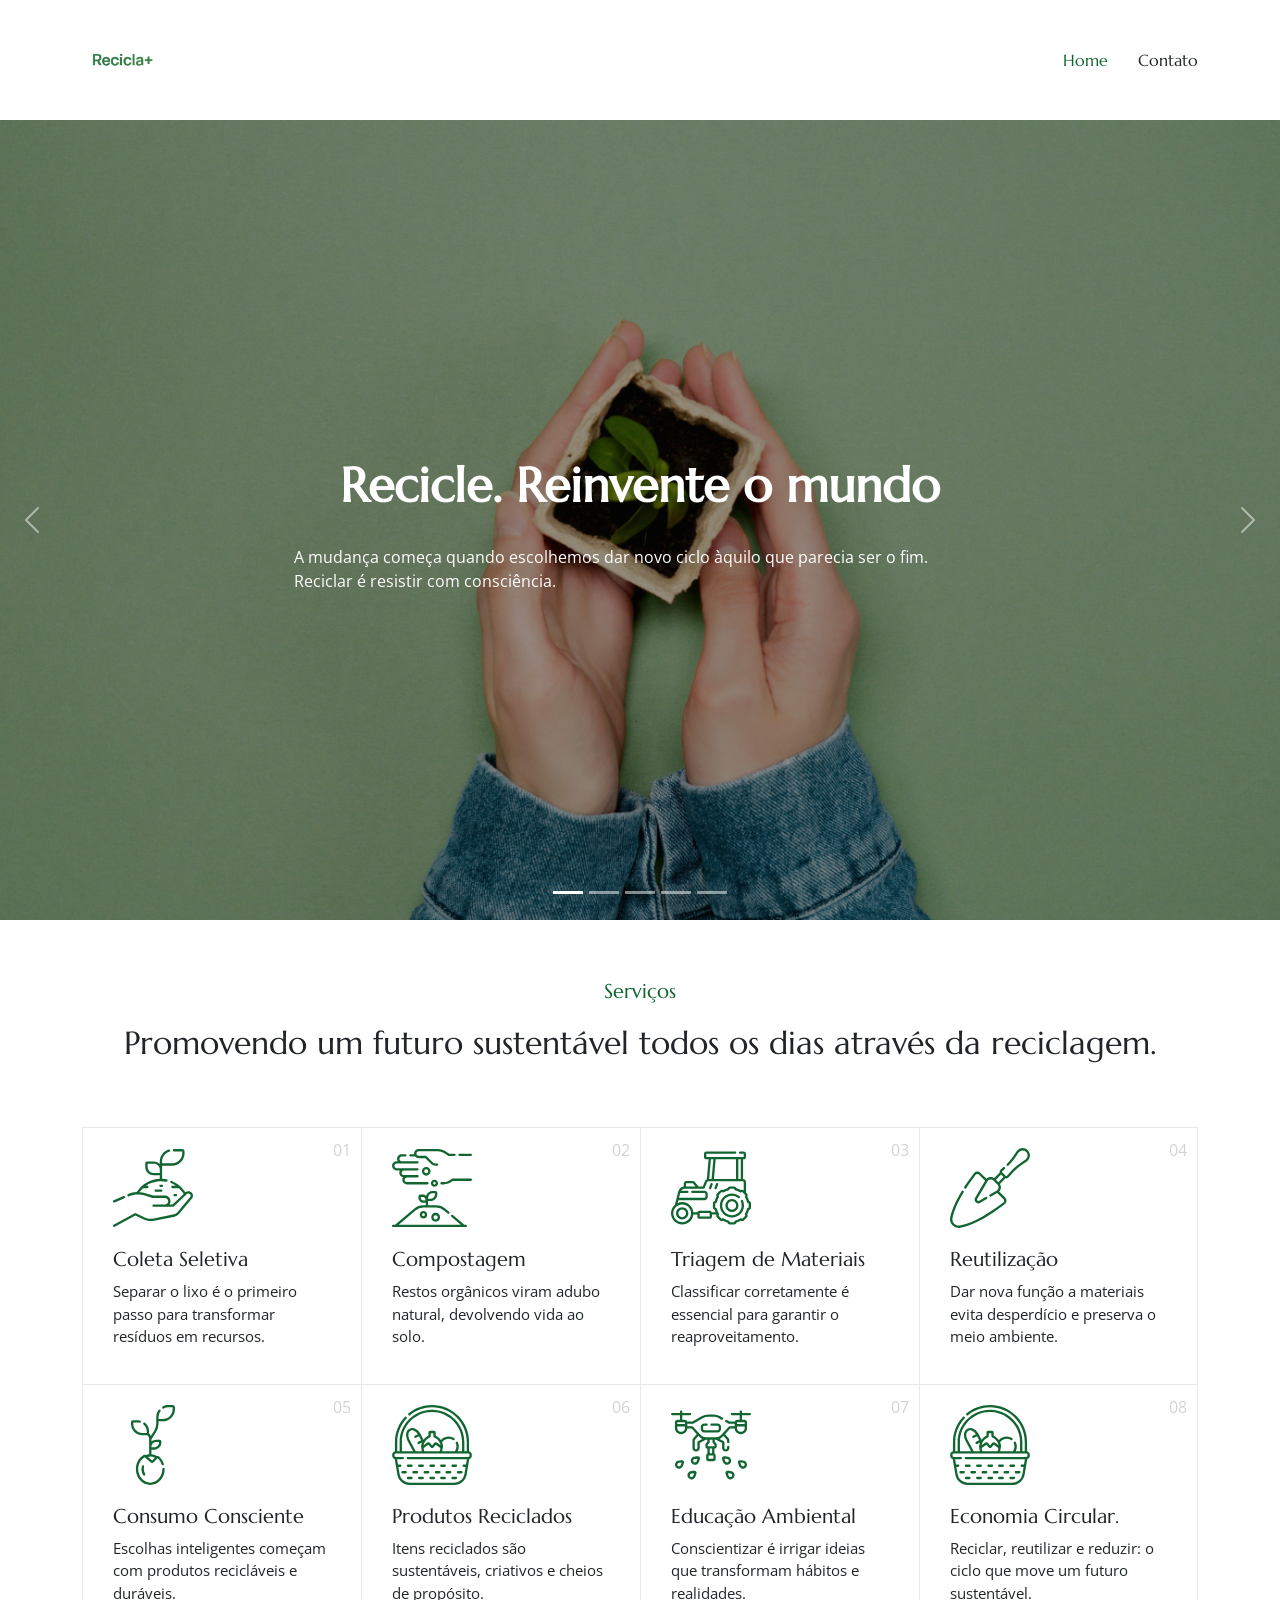
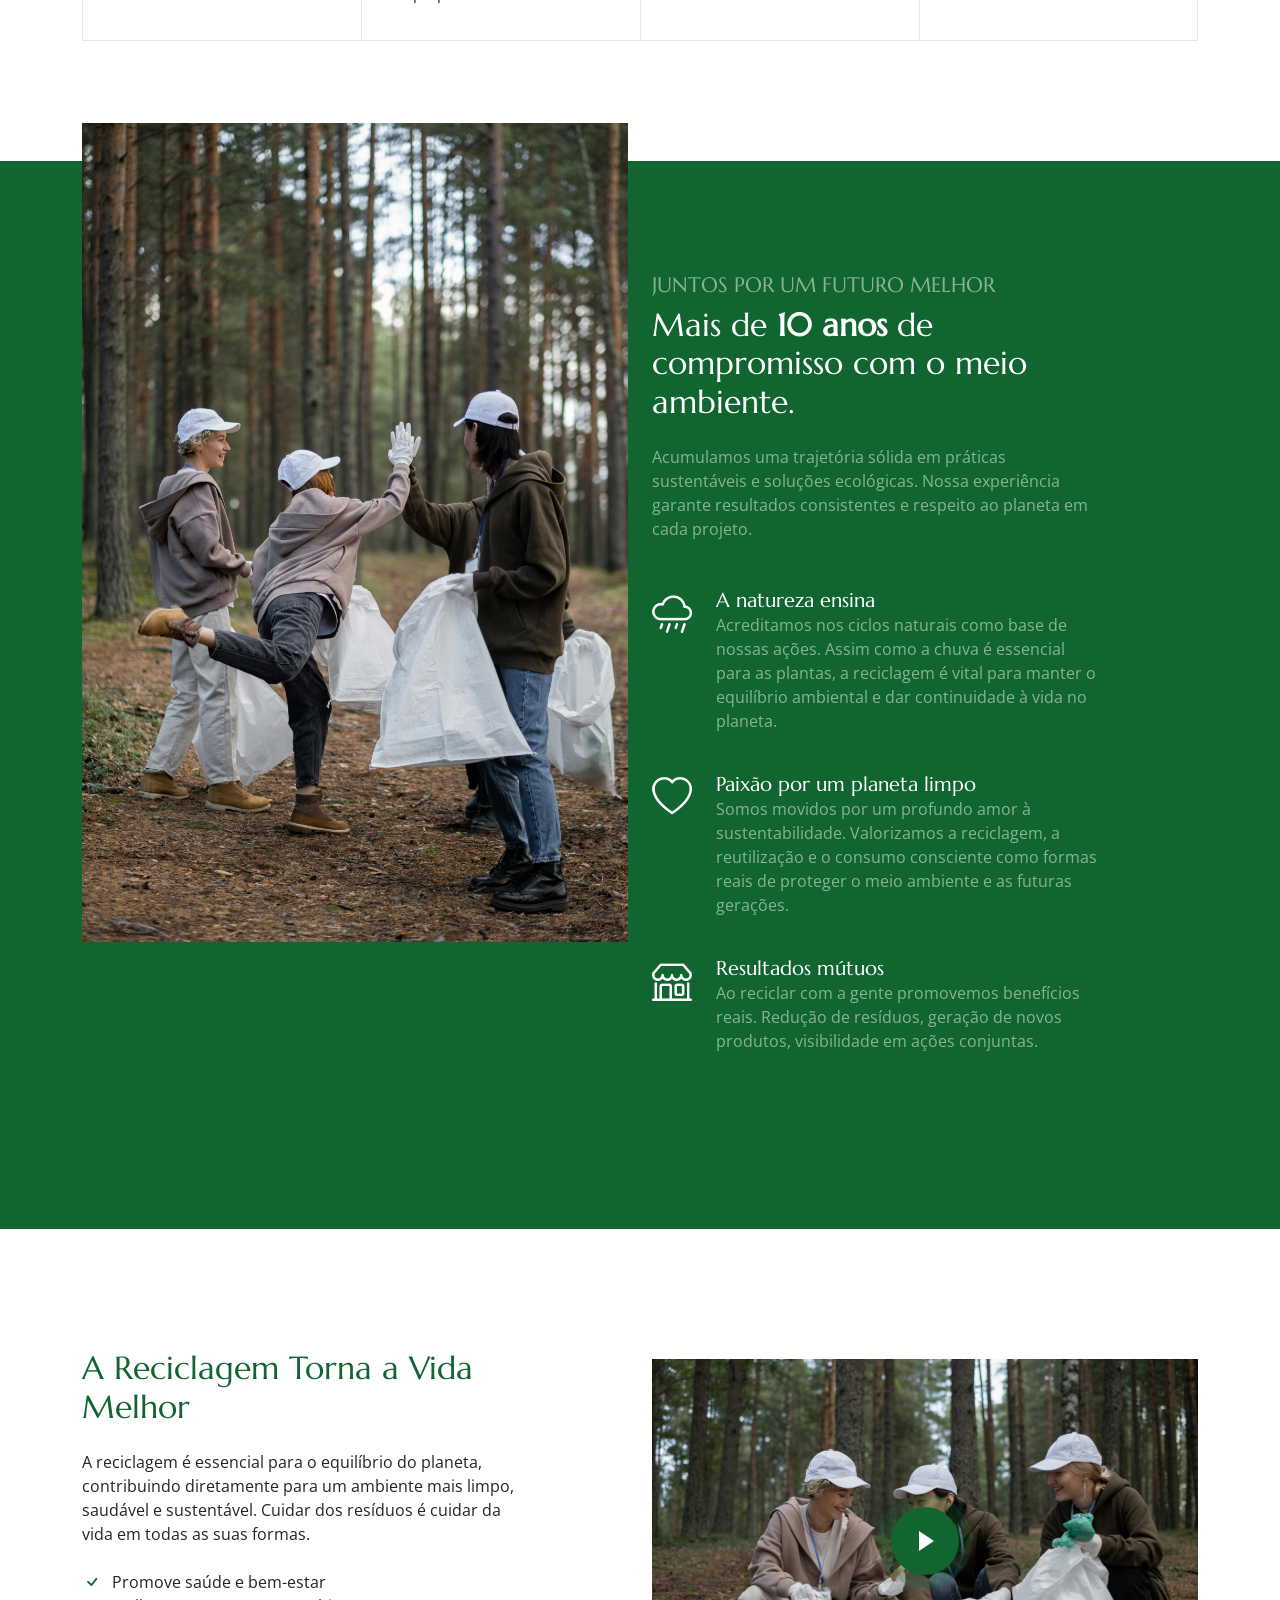
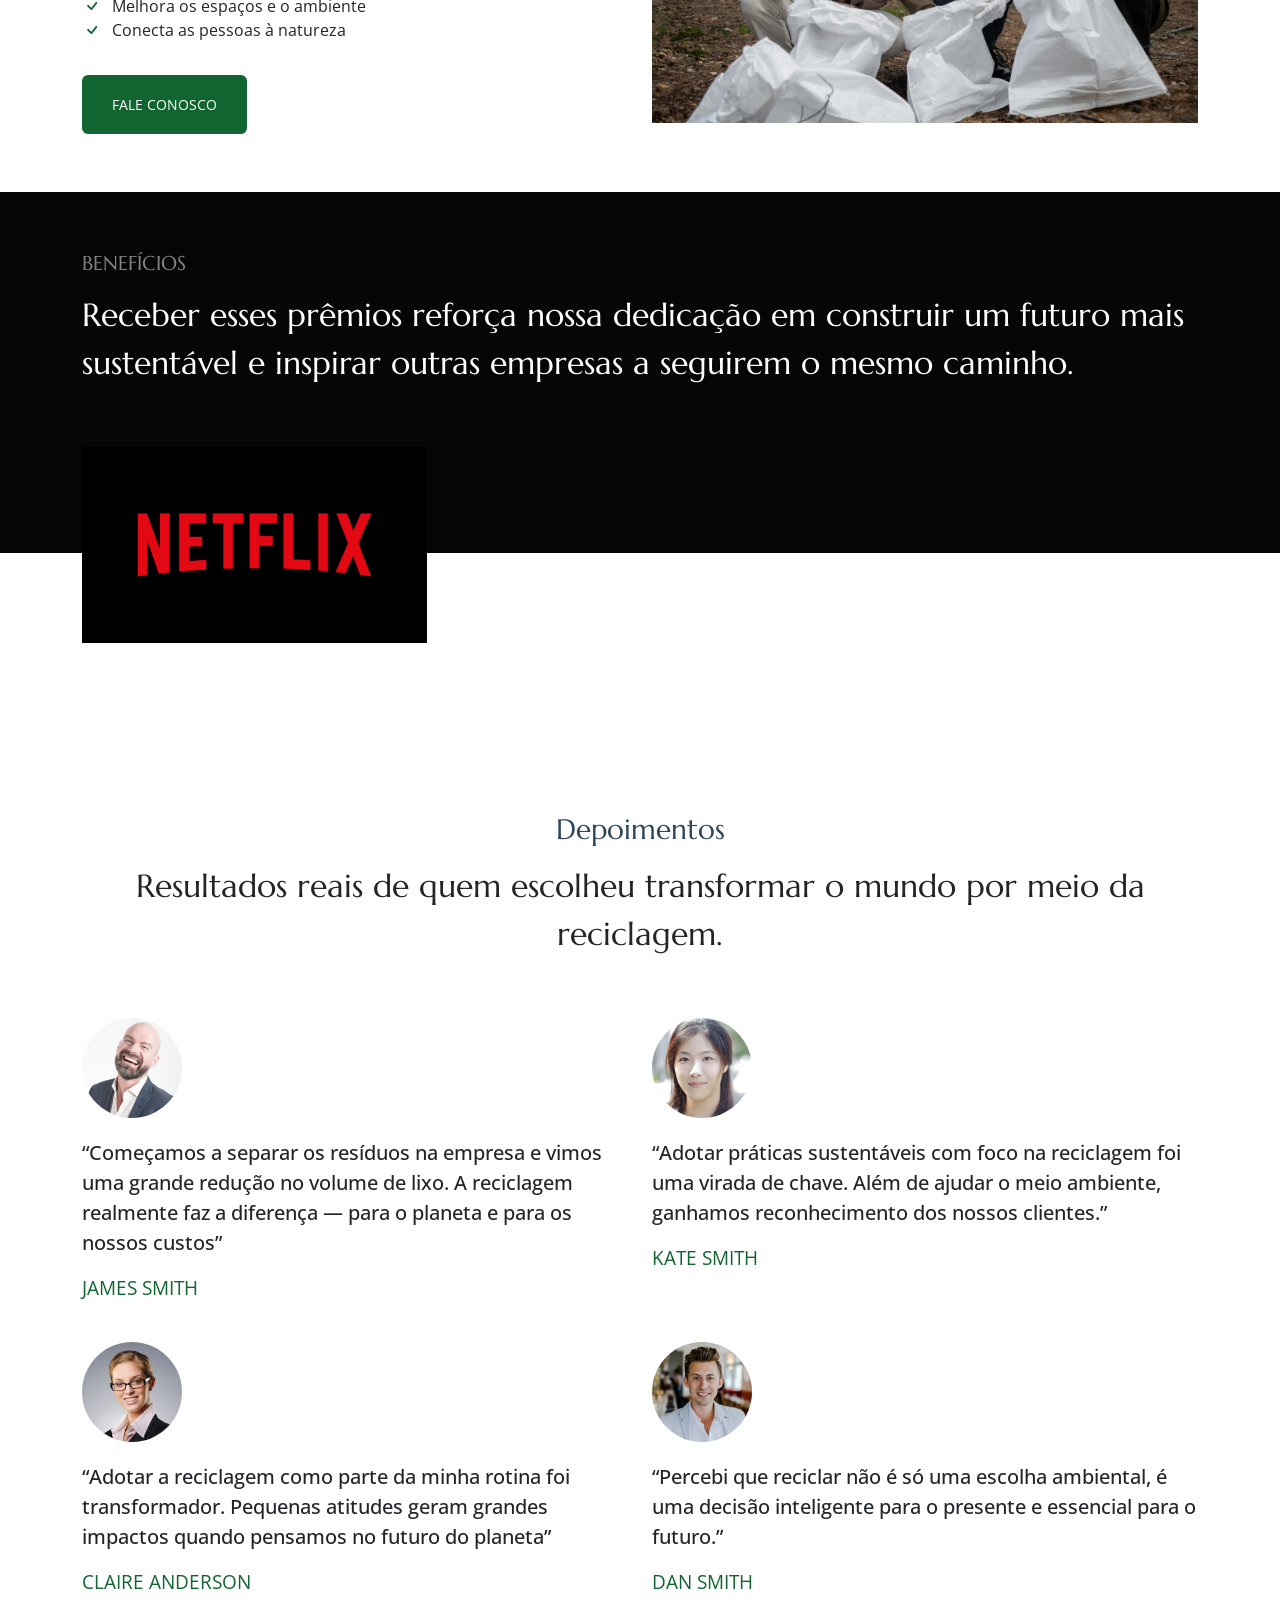
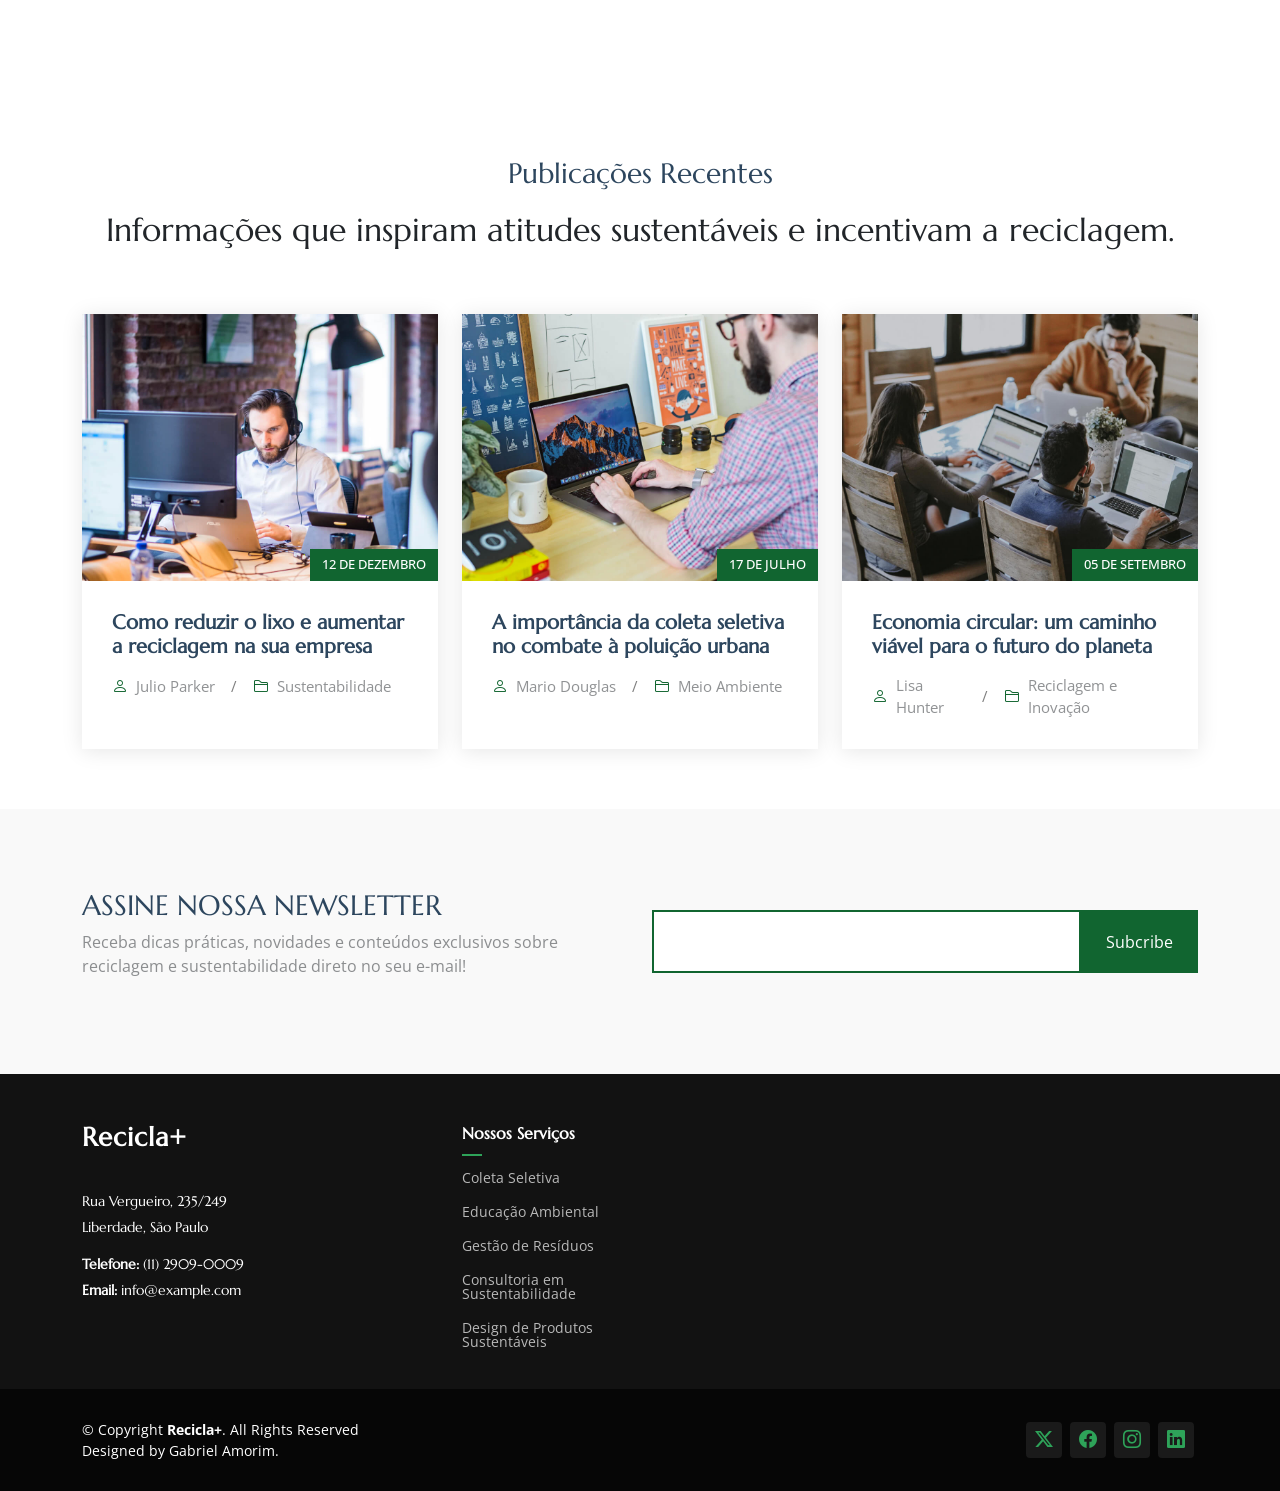
<file: HTML/Recicla-main/index.html>
<!DOCTYPE html>
<html lang="pt-br">

<head>
  <meta charset="utf-8">
  <meta content="width=device-width, initial-scale=1.0" name="viewport">
  <title>Recicla+</title>
  <meta name="description" content="">
  <meta name="keywords" content="">

  <link href="assets/img/favicon.png" rel="icon">
  <link href="assets/img/apple-touch-icon.png" rel="apple-touch-icon">

  <link href="https://fonts.googleapis.com" rel="preconnect">
  <link href="https://fonts.gstatic.com" rel="preconnect" crossorigin>
  <link href="https://fonts.googleapis.com/css2?family=Open+Sans:ital,wght@0,300;0,400;0,500;0,600;0,700;0,800;1,300;1,400;1,500;1,600;1,700;1,800&family=Marcellus:wght@400&display=swap" rel="stylesheet">

  <link href="assets/vendor/bootstrap/css/bootstrap.min.css" rel="stylesheet">
  <link href="assets/vendor/bootstrap-icons/bootstrap-icons.css" rel="stylesheet">
  <link href="assets/vendor/aos/aos.css" rel="stylesheet">
  <link href="assets/vendor/swiper/swiper-bundle.min.css" rel="stylesheet">
  <link href="assets/vendor/glightbox/css/glightbox.min.css" rel="stylesheet">

  <link href="assets/css/main.css" rel="stylesheet">
</head>

<body class="index-page">

  <header id="header" class="header d-flex align-items-center position-relative">
    <div class="container-fluid container-xl position-relative d-flex align-items-center justify-content-between">

      <a href="index.html" class="logo d-flex align-items-center">
        <img src="assets/img/logo.png" alt="Recicla+">
      </a>

      <nav id="navmenu" class="navmenu">
        <ul>
          <li><a href="index.html" class="active">Home</a></li>
          <li><a href="contact.html">Contato</a></li>
        </ul>
        <i class="mobile-nav-toggle d-xl-none bi bi-list"></i>
      </nav>

    </div>
  </header>

  <main class="main">
    <section id="hero" class="hero section dark-background">

      <div id="hero-carousel" class="carousel slide carousel-fade" data-bs-ride="carousel" data-bs-interval="5000">

        <div class="carousel-item active">
          <img src="assets/img/hero_1cr.jpg" alt="">
          <div class="carousel-container">
            <h2>Recicle. Reinvente o mundo</h2>
            <p>A mudança começa quando escolhemos dar novo ciclo àquilo que parecia ser o fim. Reciclar é resistir com consciência.</p>
          </div>
        </div>

        <div class="carousel-item">
          <img src="assets/img/hero_2cr.jpg" alt="">
          <div class="carousel-container">
            <h2>Por um amanhã mais leve</h2>
            <p>O futuro é verde e começa com as escolhas que fazemos hoje. Reciclar é cuidar do amanhã.</p>
          </div>
        </div>

        <div class="carousel-item">
          <img src="assets/img/hero_3cr.jpg" alt="">
          <div class="carousel-container">
            <h2>Consciência em movimento</h2>
            <p>Reciclar é atitude. É ação diária com impacto global. A transformação começa em você.</p>
          </div>
        </div>

        <div class="carousel-item">
          <img src="assets/img/hero_4cr.jpg" alt="">
          <div class="carousel-container">
            <h2>Reequilibre. Recicle</h2>
            <p>A natureza se renova. Nós também podemos. Reciclar é um ato de equilíbrio com o planeta.</p>
          </div>
        </div>

        <div class="carousel-item">
          <img src="assets/img/hero_5cr.jpg" alt="">
          <div class="carousel-container">
            <h2>Revolucione com consciência</h2>
            <p>Na cidade, toda escolha ecoa. Reciclar é protesto silencioso por um mundo mais justo.</p>
          </div>
        </div>

        <a class="carousel-control-prev" href="#hero-carousel" role="button" data-bs-slide="prev">
          <span class="carousel-control-prev-icon bi bi-chevron-left" aria-hidden="true"></span>
        </a>

        <a class="carousel-control-next" href="#hero-carousel" role="button" data-bs-slide="next">
          <span class="carousel-control-next-icon bi bi-chevron-right" aria-hidden="true"></span>
        </a>

        <ol class="carousel-indicators"></ol>

      </div>

    </section>

    <section id="services" class="services section">

      <div class="container section-title" data-aos="fade-up">
        <h2>Serviços</h2>
        <p>Promovendo um futuro sustentável todos os dias através da reciclagem.</p>
      </div>
      <div class="content">
        <div class="container">
          <div class="row g-0">
            <div class="col-lg-3 col-md-6">
              <div class="service-item">
                <span class="number">01</span>
                <div class="service-item-icon">
                  <svg xmlns="http://www.w3.org/2000/svg" version="1.1" xmlns:xlink="http://www.w3.org/1999/xlink" width="80" height="80" x="0" y="0" viewBox="0 0 509.435 509.435" style="enable-background: new 0 0 512 512" xml:space="preserve" class="">
                    <g>
                      <path d="M7.506 347.639c.994 0 2.005-.199 2.976-.619l62.037-26.857a7.5 7.5 0 0 0 3.903-9.862 7.5 7.5 0 0 0-9.862-3.903L4.523 333.255a7.501 7.501 0 0 0 2.983 14.384zM500.883 283.197c-10.953-10.952-28.175-11.423-39.689-1.267l-10.034-13.307c-19.783-26.239-46.1-46.623-76.103-58.948a7.5 7.5 0 0 0-5.699 13.875c11.136 4.575 21.708 10.382 31.567 17.249h-22.621c-4.143 0-7.5 3.358-7.5 7.5s3.357 7.5 7.5 7.5h41.188a169.382 169.382 0 0 1 19.691 21.855l11.048 14.652-71.171 67.597h-19.48a35.772 35.772 0 0 0 6.775-20.976c0-19.837-16.139-35.975-35.976-35.975h-75.023l-48.33-15.005a160.871 160.871 0 0 0-37.992-6.934l2.533-3.359a169.852 169.852 0 0 1 19.67-21.855h27.398c4.143 0 7.5-3.358 7.5-7.5s-3.357-7.5-7.5-7.5h-8.848a165.125 165.125 0 0 1 38.01-19.73c28.992-10.532 60.376-12.89 90.754-6.821a7.498 7.498 0 0 0 8.824-5.885 7.5 7.5 0 0 0-5.885-8.824 184.517 184.517 0 0 0-28.616-3.4v-83.727h64.189c43.49 0 78.872-35.382 78.872-78.872V22.488c0-8.712-7.088-15.801-15.801-15.801h-51.729c-4.143 0-7.5 3.358-7.5 7.5s3.357 7.5 7.5 7.5h51.729c.441 0 .801.359.801.801v11.051c0 35.219-28.653 63.872-63.872 63.872h-64.189V85.559c0-28.082 18.793-53.262 45.701-61.234a7.5 7.5 0 1 0-4.261-14.382c-15.972 4.732-30.338 14.681-40.451 28.015-10.46 13.79-15.988 30.25-15.988 47.601v16.416c-9.59-9.839-22.97-15.965-37.762-15.965h-43.432c-6.193 0-11.232 5.039-11.232 11.232v23.629c0 29.093 23.669 52.762 52.763 52.762h39.663v22.475a183.375 183.375 0 0 0-55.199 10.86c-32.974 11.978-61.705 33.297-83.085 61.653l-9.313 12.351a161.07 161.07 0 0 0-54.289 12.692 7.5 7.5 0 0 0-3.949 9.844 7.498 7.498 0 0 0 9.844 3.949c31.858-13.616 67.62-15.458 100.696-5.188l49.416 15.343c.72.224 1.47.337 2.224.337h76.161c11.566 0 20.976 9.409 20.976 20.975s-9.409 20.976-20.976 20.976h-71.803c-4.143 0-7.5 3.358-7.5 7.5s3.357 7.5 7.5 7.5h123.477a7.5 7.5 0 0 0 5.165-2.062l83.48-79.289c5.56-5.279 14.158-5.167 19.577.252a13.957 13.957 0 0 1 .853 18.9l-80.942 97.046a37.161 37.161 0 0 1-21.112 12.581L259.57 448.474c-20.377 4.113-41.89 1.365-60.575-7.739l-53.332-25.982a7.507 7.507 0 0 0-6.884.162L3.903 488.665a7.5 7.5 0 0 0 7.197 13.161l131.475-71.888 49.849 24.285c21.631 10.538 46.53 13.72 70.114 8.957l129.506-26.146a52.209 52.209 0 0 0 29.663-17.677l80.942-97.046c9.682-11.61 8.923-28.426-1.766-39.114zM258.212 158.634c-20.822 0-37.763-16.94-37.763-37.762V101.01h39.664c20.822 0 37.762 16.94 37.762 37.762v19.861h-39.663z" fill="currentColor" opacity="1" data-original="currentColor"></path>
                      <path d="M319.171 240.778a7.5 7.5 0 0 0-7.5-7.5h-9.43c-4.143 0-7.5 3.358-7.5 7.5s3.357 7.5 7.5 7.5h9.43a7.5 7.5 0 0 0 7.5-7.5zM272.068 264.08c-4.143 0-7.5 3.358-7.5 7.5s3.357 7.5 7.5 7.5h34.888c4.143 0 7.5-3.358 7.5-7.5s-3.357-7.5-7.5-7.5zM400.305 307.996c4.143 0 7.5-3.358 7.5-7.5s-3.357-7.5-7.5-7.5h-8.172c-4.143 0-7.5 3.358-7.5 7.5s3.357 7.5 7.5 7.5z" fill="currentColor" opacity="1" data-original="currentColor"></path>
                    </g>
                  </svg>
                </div>
                <div class="service-item-content">
                  <h3 class="service-heading">Coleta Seletiva</h3>
                  <p>
                    Separar o lixo é o primeiro passo para transformar resíduos em recursos.
                  </p>
                </div>
              </div>
            </div>
            <div class="col-lg-3 col-md-6">
              <div class="service-item">
                <span class="number">02</span>
                <div class="service-item-icon">
                  <svg xmlns="http://www.w3.org/2000/svg" version="1.1" xmlns:xlink="http://www.w3.org/1999/xlink" width="80" height="80" x="0" y="0" viewBox="0 0 514.314 514.314" style="enable-background: new 0 0 512 512" xml:space="preserve" class="">
                    <g>
                      <path d="M434.176 51.297h72.639c4.143 0 7.5-3.358 7.5-7.5s-3.357-7.5-7.5-7.5h-72.639c-4.143 0-7.5 3.358-7.5 7.5s3.357 7.5 7.5 7.5zM117.994 54.791h30.852c5.47 6.605 13.729 10.82 22.955 10.82h42.865l35.886 35.886c8.246 8.246 19.209 12.787 30.869 12.787h8.32c4.143 0 7.5-3.358 7.5-7.5s-3.357-7.5-7.5-7.5h-8.32c-7.654 0-14.85-2.981-20.262-8.393l-38.083-38.083a7.5 7.5 0 0 0-5.304-2.197H171.8c-8.159 0-14.797-6.638-14.797-14.797s6.638-14.797 14.797-14.797h123.757a66.756 66.756 0 0 1 35.416 10.157l30.374 18.983a7.497 7.497 0 0 0 3.975 1.14h36.891c4.143 0 7.5-3.358 7.5-7.5s-3.357-7.5-7.5-7.5h-34.739l-28.551-17.843a81.742 81.742 0 0 0-43.365-12.437H171.801c-16.43 0-29.797 13.367-29.797 29.798 0 1.349.099 2.675.273 3.977h-24.283a7.5 7.5 0 1 0 0 14.999zM30.38 144.476h20.344a29.724 29.724 0 0 0-4.003 14.921c0 14.399 10.225 26.453 23.795 29.288a29.746 29.746 0 0 0-4.371 15.555c0 16.499 13.423 29.921 29.921 29.921h131.637a7.5 7.5 0 0 0 7.498-7.688 7.5 7.5 0 0 0-8.307-7.311H96.065c-8.228 0-14.921-6.694-14.921-14.921s6.693-14.921 14.921-14.921H163.9c4.143 0 7.5-3.358 7.5-7.5s-3.357-7.5-7.5-7.5H76.643c-8.228 0-14.922-6.694-14.922-14.921s6.694-14.921 14.922-14.921H163.9c4.143 0 7.5-3.358 7.5-7.5s-3.357-7.5-7.5-7.5H30.38c-8.228 0-14.921-6.694-14.921-14.921s6.693-14.921 14.921-14.921H163.9c4.143 0 7.5-3.358 7.5-7.5s-3.357-7.5-7.5-7.5H62.547c-8.228 0-14.921-6.694-14.921-14.921s6.693-14.921 14.921-14.921h23.485c4.143 0 7.5-3.358 7.5-7.5s-3.357-7.5-7.5-7.5H62.547c-16.498 0-29.921 13.423-29.921 29.921a29.719 29.719 0 0 0 4.003 14.921H30.38C13.882 84.636.459 98.059.459 114.557s13.423 29.919 29.921 29.919zM506.814 196.74H389.248a7.497 7.497 0 0 0-4.629 1.599l-5.613 4.403c-13.495 10.588-30.375 16.42-47.529 16.42h-12.272a7.5 7.5 0 0 0-8.309 7.5 7.5 7.5 0 0 0 7.5 7.5h13.081c20.496 0 40.664-6.967 56.788-19.618l3.574-2.804h114.976a7.5 7.5 0 1 0-.001-15z" fill="currentColor" opacity="1" data-original="currentColor" class=""></path>
                      <path d="M192.215 150.164c0 15.372 12.506 27.878 27.878 27.878s27.879-12.506 27.879-27.878-12.507-27.878-27.879-27.878-27.878 12.506-27.878 27.878zm40.757 0c0 7.101-5.777 12.878-12.879 12.878-7.101 0-12.878-5.777-12.878-12.878s5.777-12.878 12.878-12.878c7.101-.001 12.879 5.777 12.879 12.878zM273.049 203.771c-12.599 0-22.848 10.25-22.848 22.848s10.249 22.847 22.848 22.847 22.848-10.249 22.848-22.847-10.25-22.848-22.848-22.848zm0 30.695c-4.327 0-7.848-3.52-7.848-7.847s3.521-7.848 7.848-7.848 7.848 3.521 7.848 7.848-3.521 7.847-7.848 7.847zM474.178 493.298h-9.202l-73.199-62.323c-3.155-2.686-7.888-2.305-10.573.849s-2.305 7.887.849 10.572l59.785 50.902H43.105l108.164-92.092a77.855 77.855 0 0 1 50.423-18.558h81.558a77.851 77.851 0 0 1 50.423 18.558l24.029 20.458a7.498 7.498 0 0 0 10.573-.849 7.5 7.5 0 0 0-.849-10.572l-24.029-20.458a92.867 92.867 0 0 0-60.147-22.137h-51.158v-26.806h15.44c24.205 0 43.896-19.692 43.896-43.897v-8.808c0-6.785-5.52-12.305-12.305-12.305h-18.135c-19.99 0-36.891 13.437-42.174 31.749-5.716-4.945-13.156-7.947-21.29-7.947h-15.061c-6.942 0-12.591 5.648-12.591 12.592v7.399c0 17.97 14.619 32.589 32.589 32.589h14.629v15.433h-15.399a92.867 92.867 0 0 0-60.147 22.137L19.967 493.298H7.5c-4.143 0-7.5 3.358-7.5 7.5s3.357 7.5 7.5 7.5h466.678a7.5 7.5 0 0 0 0-15zM232.092 319.73c0-15.934 12.963-28.897 28.897-28.897h15.439v6.112c0 15.934-12.963 28.897-28.896 28.897h-15.44zm-16.978 17.485h-12.651c-9.698 0-17.589-7.89-17.589-17.589v-4.991h12.651c9.698 0 17.589 7.89 17.589 17.589z" fill="currentColor" opacity="1" data-original="currentColor" class=""></path>
                      <path d="M178.358 429.065c0 13.218 10.754 23.972 23.972 23.972s23.972-10.753 23.972-23.972-10.754-23.972-23.972-23.972-23.972 10.753-23.972 23.972zm32.944 0c0 4.947-4.024 8.972-8.972 8.972s-8.972-4.025-8.972-8.972 4.024-8.972 8.972-8.972 8.972 4.024 8.972 8.972zM252.23 445.536c0 15.706 12.777 28.484 28.483 28.484s28.484-12.778 28.484-28.484-12.778-28.484-28.484-28.484-28.483 12.778-28.483 28.484zm41.968 0c0 7.435-6.049 13.484-13.484 13.484s-13.483-6.049-13.483-13.484 6.049-13.484 13.483-13.484c7.435 0 13.484 6.049 13.484 13.484z" fill="currentColor" opacity="1" data-original="currentColor" class=""></path>
                    </g>
                  </svg>
                </div>
                <div class="service-item-content">
                  <h3 class="service-heading">Compostagem</h3>
                  <p>
                   Restos orgânicos viram adubo natural, devolvendo vida ao solo.
                  </p>
                </div>
              </div>
            </div>
            <div class="col-lg-3 col-md-6">
              <div class="service-item">
                <span class="number">03</span>
                <div class="service-item-icon">
                  <svg xmlns="http://www.w3.org/2000/svg" version="1.1" xmlns:xlink="http://www.w3.org/1999/xlink" width="80" height="80" x="0" y="0" viewBox="0 0 516.53 516.53" style="enable-background: new 0 0 512 512" xml:space="preserve" class="">
                    <g>
                      <path d="M504.085 341.447a113.617 113.617 0 0 0-11.524-27.805c3.866-6.212 3.104-14.506-2.288-19.897l-5.804-5.804v-67.388c0-10.907-8.398-19.878-19.066-20.817V73.099h4.012c8.301 0 15.054-6.753 15.054-15.054V37.599c0-8.301-6.753-15.054-15.054-15.054h-23.242a7.5 7.5 0 0 0 0 15l23.296.054-.054 20.5-241.554-.054.054-20.5H414.21a7.5 7.5 0 0 0 0-15H227.916c-8.301 0-15.054 6.753-15.054 15.054v20.446c0 8.301 6.753 15.054 15.054 15.054h14.719L231.27 201.13c-5.215 2.077-9.463 6.215-11.642 11.675l-14.014 35.128h-27.323l-24.417-28.857a16.73 16.73 0 0 0-12.795-5.936H99.071c-9.242 0-16.761 7.519-16.761 16.761v18.66a44.759 44.759 0 0 0-35.97 33.278L24.937 367.09C9.676 380.359 0 399.894 0 421.658c0 39.881 32.446 72.327 72.328 72.327 37.349 0 68.174-28.457 71.938-64.827h25.905v12.546c0 8.282 6.738 15.02 15.02 15.02h64.364c8.282 0 15.02-6.738 15.02-15.02v-12.546h29.374c-3.278 6.098-2.356 13.875 2.785 19.016l19.555 19.554a16 16 0 0 0 11.388 4.718c3.045 0 5.961-.839 8.506-2.431a113.556 113.556 0 0 0 27.808 11.525c1.662 7.123 8.064 12.445 15.686 12.445h27.655c7.602 0 13.99-5.293 15.672-12.441a113.582 113.582 0 0 0 27.814-11.525 15.986 15.986 0 0 0 8.514 2.427c4.302 0 8.346-1.675 11.388-4.717l19.555-19.555c5.396-5.396 6.156-13.7 2.29-19.901a113.607 113.607 0 0 0 11.522-27.801c7.123-1.662 12.445-8.064 12.445-15.686v-27.655c-.002-7.621-5.324-14.023-12.447-15.684zm-53.681-141.805h-15.681V73.099h15.681zM419.723 73.099v126.543h-142.46l11.233-126.543zm-146.286 0-11.233 126.543h-15.743l11.234-126.543zM99.071 228.14h42.008c.519 0 1.008.227 1.344.624l16.219 19.169H97.311v-18.032c0-.971.79-1.761 1.76-1.761zm-51.11 108.845h167.157c12.315 0 22.334-10.019 22.334-22.334v-16.152c0-12.315-10.019-22.334-22.334-22.334h-77.364a7.5 7.5 0 0 0 0 15h77.364c4.044 0 7.334 3.29 7.334 7.334v16.152c0 4.044-3.29 7.334-7.334 7.334H51.727l7.738-30.821h46.327a7.5 7.5 0 0 0 0-15h-40.76a29.774 29.774 0 0 1 24.779-13.231h120.886a7.5 7.5 0 0 0 6.966-4.721l15.897-39.849a5.883 5.883 0 0 1 5.49-3.721h224.51a5.916 5.916 0 0 1 5.91 5.91v52.522c-5.348-4.343-12.853-4.747-18.636-1.165a113.598 113.598 0 0 0-27.818-11.532c-1.662-7.123-8.063-12.445-15.685-12.445h-27.655c-7.602 0-13.99 5.294-15.672 12.441a113.583 113.583 0 0 0-27.818 11.527c-6.213-3.868-14.506-3.104-19.897 2.288l-19.555 19.555c-5.375 5.375-6.149 13.637-2.28 19.884a113.572 113.572 0 0 0-11.531 27.818c-7.123 1.662-12.445 8.063-12.445 15.685v27.655c0 7.602 5.293 13.99 12.441 15.672 1.242 4.67 2.784 9.24 4.603 13.699h-24.12c-2.277-5.402-7.626-9.204-13.847-9.204h-64.364c-6.221 0-11.569 3.802-13.847 9.204h-27.078c-3.764-36.371-34.589-64.828-71.938-64.828a71.896 71.896 0 0 0-28.994 6.086zm24.367 142c-31.61 0-57.328-25.717-57.328-57.327s25.717-57.328 57.328-57.328 57.327 25.717 57.327 57.328-25.717 57.327-57.327 57.327zm177.24-37.262h-.013l-64.384-.02.02-21.75 64.384.02zm251.962-56.937c0 .609-.496 1.105-1.189 1.105-4.816 0-8.956 3.287-10.065 7.992a98.695 98.695 0 0 1-12.139 29.288c-2.543 4.113-1.939 9.365 1.447 12.75l.084.084a1.105 1.105 0 0 1 0 1.562l-19.555 19.555a1.085 1.085 0 0 1-.781.323c-.208 0-.514-.056-.761-.303a3.326 3.326 0 0 0-.084-.084c-3.406-3.407-8.658-4.01-12.77-1.467a98.657 98.657 0 0 1-29.288 12.138c-4.706 1.11-7.992 5.25-7.992 10.15 0 .609-.496 1.105-1.104 1.105h-27.655c-.609 0-1.105-.496-1.105-1.189 0-4.816-3.287-8.956-7.992-10.066a98.69 98.69 0 0 1-29.287-12.137 10.35 10.35 0 0 0-5.455-1.561c-2.68 0-5.338 1.049-7.38 3.091a1.085 1.085 0 0 1-.781.323c-.208 0-.513-.056-.781-.324l-19.555-19.555c-.431-.431-.431-1.132.064-1.627 3.406-3.406 4.009-8.657 1.466-12.77a98.66 98.66 0 0 1-12.138-29.287c-1.11-4.706-5.25-7.992-10.15-7.992a1.107 1.107 0 0 1-1.105-1.105V357.13c0-.609.496-1.104 1.189-1.104 4.816 0 8.956-3.287 10.066-7.992a98.661 98.661 0 0 1 12.138-29.288c2.542-4.112 1.939-9.364-1.531-12.833a1.106 1.106 0 0 1 0-1.563l19.555-19.555c.431-.431 1.132-.431 1.626.064 3.407 3.408 8.658 4.011 12.77 1.467a98.666 98.666 0 0 1 29.288-12.138c4.706-1.11 7.992-5.25 7.992-10.15 0-.609.496-1.105 1.105-1.105h27.655c.609 0 1.104.496 1.104 1.189 0 4.816 3.287 8.956 7.992 10.066a98.664 98.664 0 0 1 29.288 12.139c4.113 2.543 9.365 1.939 12.833-1.531a1.107 1.107 0 0 1 1.563 0l19.555 19.555c.431.431.431 1.132-.062 1.625-3.408 3.406-4.012 8.658-1.468 12.771a98.666 98.666 0 0 1 12.138 29.288c1.11 4.706 5.25 7.992 10.066 7.992h.084c.609 0 1.105.496 1.105 1.104z" fill="currentColor" opacity="1" data-original="currentColor" class=""></path>
                      <path d="M454.895 335.721a7.5 7.5 0 0 0-3.834 9.889 62.412 62.412 0 0 1 5.335 25.349c0 34.678-28.213 62.891-62.891 62.891s-62.891-28.213-62.891-62.891c0-34.679 28.213-62.892 62.891-62.892a62.934 62.934 0 0 1 40.397 14.703 7.5 7.5 0 0 0 10.566-.923 7.5 7.5 0 0 0-.923-10.566 77.96 77.96 0 0 0-50.041-18.213c-42.949 0-77.891 34.942-77.891 77.892 0 42.949 34.942 77.891 77.891 77.891s77.891-34.942 77.891-77.891c0-10.895-2.224-21.46-6.611-31.403a7.5 7.5 0 0 0-9.889-3.836zM72.328 381.807c-21.974 0-39.851 17.877-39.851 39.851s17.877 39.851 39.851 39.851 39.851-17.877 39.851-39.851-17.878-39.851-39.851-39.851zm0 64.702c-13.703 0-24.851-11.148-24.851-24.851s11.148-24.851 24.851-24.851 24.851 11.148 24.851 24.851-11.149 24.851-24.851 24.851z" fill="currentColor" opacity="1" data-original="currentColor" class=""></path>
                      <path d="M393.504 328.829c-23.23 0-42.13 18.899-42.13 42.13 0 23.23 18.899 42.129 42.13 42.129s42.13-18.899 42.13-42.129-18.9-42.13-42.13-42.13zm0 69.26c-14.959 0-27.13-12.17-27.13-27.129s12.17-27.13 27.13-27.13 27.13 12.17 27.13 27.13c0 14.958-12.171 27.129-27.13 27.129zM249.861 265.585a7.487 7.487 0 0 0 2.663.491 7.503 7.503 0 0 0 7.013-4.838l9.438-24.841a7.5 7.5 0 0 0-14.022-5.328l-9.438 24.841a7.499 7.499 0 0 0 4.346 9.675zM285.384 265.585a7.487 7.487 0 0 0 2.663.491 7.502 7.502 0 0 0 7.012-4.838l9.439-24.841a7.5 7.5 0 0 0-4.347-9.675 7.5 7.5 0 0 0-9.675 4.347l-9.439 24.841a7.5 7.5 0 0 0 4.347 9.675z" fill="currentColor" opacity="1" data-original="currentColor" class=""></path>
                    </g>
                  </svg>
                </div>
                <div class="service-item-content">
                  <h3 class="service-heading">Triagem de Materiais</h3>
                  <p>
                    Classificar corretamente é essencial para garantir o reaproveitamento.
                  </p>
                </div>
              </div>
            </div>
            <div class="col-lg-3 col-md-6">
              <div class="service-item">
                <span class="number">04</span>
                <div class="service-item-icon">
                  <svg xmlns="http://www.w3.org/2000/svg" version="1.1" xmlns:xlink="http://www.w3.org/1999/xlink" width="80" height="80" x="0" y="0" viewBox="0 0 509.389 509.389" style="enable-background: new 0 0 512 512" xml:space="preserve" class="">
                    <g>
                      <path d="M495.69 14.267A46.636 46.636 0 0 0 458.364.766a46.637 46.637 0 0 0-34.257 20.05l-24.614 35.749a309.594 309.594 0 0 1-37.289 44.521 7.5 7.5 0 0 0 10.544 10.668 324.596 324.596 0 0 0 39.1-46.684l24.614-35.749a31.674 31.674 0 0 1 23.268-13.618 31.66 31.66 0 0 1 25.354 9.17 31.681 31.681 0 0 1 9.171 25.355 31.679 31.679 0 0 1-13.618 23.267l-35.75 24.615a324.066 324.066 0 0 0-59.859 53.246l-22.502 25.667a5.412 5.412 0 0 1-3.933 1.86c-1.518.071-2.966-.518-4.047-1.599l-21.873-21.872c-1.081-1.082-1.649-2.52-1.599-4.048s.711-2.925 1.86-3.933l15.802-13.854a7.5 7.5 0 0 0-9.889-11.279l-15.802 13.854a20.546 20.546 0 0 0-6.964 14.719 20.37 20.37 0 0 0 .64 5.69l-35.241 35.241c-7.726-5.323-17.119-7.656-26.65-6.449-8.734 1.104-16.614 5.058-22.612 11.157l-37.903-37.903a28.552 28.552 0 0 0-22.3-8.292 28.547 28.547 0 0 0-20.847 11.457c-23.749 31.972-43.447 60.009-60.222 85.713a7.5 7.5 0 0 0 6.275 11.6 7.495 7.495 0 0 0 6.288-3.402c16.606-25.447 36.135-53.239 59.7-84.966a13.562 13.562 0 0 1 9.903-5.441 13.585 13.585 0 0 1 10.595 3.939l39.789 39.789-63.489 107.398c-5.606 9.484-4.179 21.121 3.554 28.957 4.724 4.785 10.89 7.271 17.211 7.271 4.233-.001 8.536-1.115 12.519-3.399l40.792-24.114a7.499 7.499 0 1 0-7.632-12.912l-40.706 24.064c-4.745 2.723-9.055 1.038-11.506-1.446-1.129-1.144-4.561-5.302-1.318-10.787L239.37 211.63c3.736-6.32 10.058-10.474 17.342-11.395 7.292-.918 14.44 1.529 19.633 6.722l25.938 25.938c5.187 5.186 7.654 12.36 6.771 19.686-.878 7.28-4.911 13.598-10.99 17.288l-44.019 26.021a7.5 7.5 0 0 0 7.632 12.912l38.725-22.893 40.397 40.396a13.558 13.558 0 0 1 3.938 10.564 13.606 13.606 0 0 1-5.428 9.926c-54.818 40.993-97.27 69.301-137.646 91.785-50.099 27.898-95.647 45.713-139.25 54.462-13.202 2.648-26.235-1.337-35.759-10.935a40.033 40.033 0 0 1-10.799-36.472c10.129-48.517 33.232-101.845 70.63-163.033a7.501 7.501 0 0 0-12.799-7.823c-38.309 62.679-62.028 117.563-72.515 167.79-3.796 18.186 1.75 36.916 14.835 50.103 10.368 10.45 24.27 16.146 38.625 16.145 3.564 0 7.159-.352 10.732-1.068 45.149-9.06 92.12-27.398 143.597-56.063 40.984-22.823 83.956-51.469 139.331-92.878a28.597 28.597 0 0 0 11.407-20.864 28.554 28.554 0 0 0-8.292-22.245l-38.525-38.525c6.079-6.031 10.002-13.987 11.063-22.799 1.106-9.18-1.037-18.215-5.937-25.753l35.39-35.39a20.4 20.4 0 0 0 5.022.654 20.546 20.546 0 0 0 15.384-6.975l22.502-25.667a309.032 309.032 0 0 1 57.086-50.779l35.749-24.614a46.635 46.635 0 0 0 20.05-34.256 46.63 46.63 0 0 0-13.5-37.328zM340.732 184.685l-32.723 32.723-15.459-15.459 32.723-32.723z" fill="currentColor" opacity="1" data-original="currentColor"></path>
                    </g>
                  </svg>
                </div>
                <div class="service-item-content">
                  <h3 class="service-heading">Reutilização</h3>
                  <p>
                   Dar nova função a materiais evita desperdício e preserva o meio ambiente.
                  </p>
                </div>
              </div>
            </div>

            <div class="col-lg-3 col-md-6">
              <div class="service-item">
                <span class="number">05</span>
                <div class="service-item-icon">
                  <svg xmlns="http://www.w3.org/2000/svg" version="1.1" xmlns:xlink="http://www.w3.org/1999/xlink" width="80" height="80" x="0" y="0" viewBox="0 0 513.089 513.089" style="enable-background: new 0 0 512 512" xml:space="preserve" class="">
                    <g>
                      <path d="M194.209 386.877a7.497 7.497 0 0 0-9.15 5.363 75.07 75.07 0 0 0-2.428 18.947c0 13.789 3.615 27 10.454 38.204a7.494 7.494 0 0 0 10.308 2.495 7.5 7.5 0 0 0 2.494-10.309c-5.401-8.851-8.257-19.359-8.257-30.39a60.09 60.09 0 0 1 1.941-15.16 7.497 7.497 0 0 0-5.362-9.15z" fill="currentColor" opacity="1" data-original="currentColor"></path>
                      <path d="M382.56 0h-27.319c-12.654 0-25.236 3.119-36.386 9.021a7.5 7.5 0 0 0 7.018 13.258c9.124-4.83 19.005-7.278 29.368-7.278h27.222v12.022c0 34.679-28.213 62.892-62.892 62.892h-27.222V77.893c0-13.309 4.12-26.038 11.914-36.811a7.5 7.5 0 0 0-12.153-8.793c-9.657 13.347-14.762 29.117-14.762 45.604V119.154a88.294 88.294 0 0 1-14.296 48.23l-20.501 31.543a46.65 46.65 0 0 0-9.615-13.916l-1.273-1.273v-14.053c0-21.604-9.58-41.872-26.284-55.608a7.5 7.5 0 0 0-9.528 11.586c13.226 10.876 20.812 26.922 20.812 44.022v9.66h-29.069c-31.412 0-56.968-25.556-56.968-56.968v-9.66h29.069c3.454 0 6.976.329 10.467.977a7.5 7.5 0 0 0 2.738-14.748 72.57 72.57 0 0 0-13.205-1.229h-31.883c-6.72 0-12.187 5.467-12.187 12.186v12.474c0 39.684 32.284 71.968 71.968 71.968h33.463l1.273 1.273c5.979 5.979 9.271 13.927 9.271 22.381v98.306a79.003 79.003 0 0 0-21.446 5.114c-4.152-2.798-9.597-3.045-13.983-.509-30.558 17.671-49.541 52.263-49.541 90.277 0 56.188 41.481 101.901 92.47 101.901s92.47-45.713 92.47-101.901c0-.237-.004-.473-.009-.709l-.005-.334a7.5 7.5 0 0 0-7.499-7.433h-.068a7.5 7.5 0 0 0-7.433 7.567l.014.909c0 47.917-34.753 86.901-77.47 86.901s-77.47-38.984-77.47-86.901c0-32.212 15.656-61.449 40.948-76.643l40.182 34.094c5.225 4.433 13.1 4.099 17.929-.761l25.512-25.668c11.649 10.022 20.473 23.408 25.562 38.809a7.496 7.496 0 0 0 9.475 4.768 7.5 7.5 0 0 0 4.768-9.474c-6.15-18.613-17.027-34.756-31.454-46.681-4.011-3.317-9.358-3.923-13.824-1.93-10.53-6.377-22.136-10.243-34.128-11.384v-29.695h18.365c25.013 0 45.362-20.35 45.362-45.362v-7.928c0-6.115-4.975-11.089-11.089-11.089h-22.276c-11.667 0-22.318 4.429-30.362 11.693v-13.713l29.028-44.665a103.263 103.263 0 0 0 16.72-56.404v-14.239h27.222c42.949 0 77.892-34.942 77.892-77.892v-12.12C397.462 6.685 390.777 0 382.56 0zM251.211 356.136l-27.468-23.306a63.694 63.694 0 0 1 15.358-1.884c10.366 0 20.534 2.525 29.851 7.34zm25.752-118.894h18.365v4.017c0 16.742-13.62 30.362-30.362 30.362h-18.365v-4.017c0-16.741 13.62-30.362 30.362-30.362z" fill="currentColor" opacity="1" data-original="currentColor"></path>
                    </g>
                  </svg>
                </div>
                <div class="service-item-content">
                  <h3 class="service-heading">Consumo Consciente</h3>
                  <p>
                    Escolhas inteligentes começam com produtos recicláveis e duráveis.
                  </p>
                </div>
              </div>
            </div>
            <div class="col-lg-3 col-md-6">
              <div class="service-item">
                <span class="number">06</span>
                <div class="service-item-icon">
                  <svg xmlns="http://www.w3.org/2000/svg" version="1.1" xmlns:xlink="http://www.w3.org/1999/xlink" width="80" height="80" x="0" y="0" viewBox="0 0 511.67 511.67" style="enable-background: new 0 0 512 512" xml:space="preserve" class="">
                    <g>
                      <path d="M492.96 296.401v-59.276c0-63.338-24.665-122.886-69.452-167.673C378.721 24.666 319.174 0 255.835 0c-54.517 0-107.757 18.967-149.914 53.407a7.5 7.5 0 1 0 9.491 11.616C154.896 32.765 204.767 15 255.835 15c59.332 0 115.112 23.105 157.066 65.059 41.953 41.954 65.059 97.734 65.059 157.066v58.7h-15v-58.7C462.96 122.916 370.044 30 255.835 30S48.71 122.916 48.71 237.125v58.7h-15v-58.7c0-56.142 21.01-109.737 59.158-150.913a7.502 7.502 0 0 0-11.004-10.195C41.139 119.975 18.71 177.19 18.71 237.125v59.276c-10.029 2.3-17.535 11.291-17.535 22.008v5.81c0 10.194 6.791 18.828 16.085 21.627l16.782 99.17c6.535 38.622 39.71 66.654 78.882 66.654h285.822c39.172 0 72.347-28.032 78.882-66.654l16.782-99.17c9.294-2.798 16.085-11.432 16.085-21.627v-5.81c0-10.717-7.506-19.708-17.535-22.008zM63.71 237.125C63.71 131.187 149.896 45 255.835 45S447.96 131.187 447.96 237.125v58.7h-27.888a64.77 64.77 0 0 0 7.259-29.747c0-9.561-2.046-18.787-6.081-27.423a7.5 7.5 0 0 0-13.59 6.35c3.1 6.633 4.671 13.723 4.671 21.073a49.851 49.851 0 0 1-9.875 29.747h-82.073a68.421 68.421 0 0 0 3.912-22.766l-.003-.369a10.737 10.737 0 0 0 2.441-7.707l-.074-.952a81.022 81.022 0 0 0-6.053-25.058c9.161-14.126 24.883-22.763 41.856-22.763a49.676 49.676 0 0 1 26.83 7.844 7.5 7.5 0 0 0 8.086-12.634 64.65 64.65 0 0 0-34.916-10.21c-19.407 0-37.547 8.686-49.744 23.261a81.08 81.08 0 0 0-25.89-24.171l-7.325-4.298v-19.86c0-6.111-4.972-11.083-11.083-11.083h-24.17c-6.111 0-11.083 4.972-11.083 11.083v19.86l-7.325 4.298a81.067 81.067 0 0 0-24.083 21.633l-21.606-40.574a68.923 68.923 0 0 0-37.588-32.526 39.21 39.21 0 0 0-31.641 2.285 39.215 39.215 0 0 0-19.556 24.977 68.922 68.922 0 0 0 6.006 49.343l37.481 70.388H63.71zm88.14 58.7-41.235-77.438a53.95 53.95 0 0 1-4.701-38.625c1.687-6.691 5.971-12.162 12.061-15.405 6.091-3.244 13.022-3.745 19.516-1.409a53.936 53.936 0 0 1 28.384 23.614L146.29 196.99a7.5 7.5 0 0 0 7.051 13.241l19.627-10.451 13.619 25.575-19.627 10.451a7.5 7.5 0 0 0 7.051 13.241l17.809-9.483a81.015 81.015 0 0 0-5.807 24.466l-.074.961a10.774 10.774 0 0 0 1.468 6.319c-.018.6-.03 1.185-.03 1.752a68.427 68.427 0 0 0 3.914 22.766H151.85zm116.357-89.059 11.029 6.472a66.163 66.163 0 0 1 31.323 43.794l-23.74-16.479a13.027 13.027 0 0 0-17.511 2.36l-12.974 15.524-12.974-15.525c-2.59-3.099-6.283-4.719-10.029-4.719-2.584 0-5.193.771-7.481 2.359l-23.74 16.478a66.163 66.163 0 0 1 31.323-43.794l11.029-6.472a7.5 7.5 0 0 0 3.704-6.469v-20.238h16.336v20.238a7.504 7.504 0 0 0 3.705 6.471zm-60.729 89.059a53.472 53.472 0 0 1-5.062-20.774c.171-.105.342-.21.509-.326l30.046-20.854 15.047 18.007c2.065 2.471 5.097 3.888 8.317 3.888s6.252-1.417 8.317-3.888v-.001l15.047-18.006 29.574 20.527a53.458 53.458 0 0 1-5.081 21.428h-96.714zm288.017 28.394c0 4.182-3.402 7.584-7.584 7.584H101.084c-4.143 0-7.5 3.358-7.5 7.5s3.357 7.5 7.5 7.5h377.952l-5.751 33.987h-14.299c-4.143 0-7.5 3.358-7.5 7.5s3.357 7.5 7.5 7.5h11.76l-7.907 46.723a64.83 64.83 0 0 1-64.093 54.157H112.924a64.83 64.83 0 0 1-64.093-54.157l-7.907-46.723h11.76c4.143 0 7.5-3.358 7.5-7.5s-3.357-7.5-7.5-7.5H38.386l-5.751-33.987h36.487c4.143 0 7.5-3.358 7.5-7.5s-3.357-7.5-7.5-7.5H23.759c-4.182 0-7.584-3.402-7.584-7.584v-5.81c0-4.182 3.402-7.584 7.584-7.584h464.152c4.182 0 7.584 3.402 7.584 7.584z" fill="currentColor" opacity="1" data-original="currentColor"></path>
                      <path d="M246.338 395.79h21.993c4.143 0 7.5-3.358 7.5-7.5s-3.357-7.5-7.5-7.5h-21.993c-4.143 0-7.5 3.358-7.5 7.5s3.357 7.5 7.5 7.5zM174.455 395.79h21.994c4.143 0 7.5-3.358 7.5-7.5s-3.357-7.5-7.5-7.5h-21.994c-4.143 0-7.5 3.358-7.5 7.5s3.357 7.5 7.5 7.5zM102.573 395.79h21.994c4.143 0 7.5-3.358 7.5-7.5s-3.357-7.5-7.5-7.5h-21.994a7.5 7.5 0 0 0 0 15zM315.221 395.79h21.994c4.143 0 7.5-3.358 7.5-7.5s-3.357-7.5-7.5-7.5h-21.994c-4.143 0-7.5 3.358-7.5 7.5s3.357 7.5 7.5 7.5zM387.103 395.79h21.994c4.143 0 7.5-3.358 7.5-7.5s-3.357-7.5-7.5-7.5h-21.994c-4.143 0-7.5 3.358-7.5 7.5s3.357 7.5 7.5 7.5zM246.338 474.186h21.993c4.143 0 7.5-3.358 7.5-7.5s-3.357-7.5-7.5-7.5h-21.993c-4.143 0-7.5 3.358-7.5 7.5s3.357 7.5 7.5 7.5zM174.455 474.186h21.994c4.143 0 7.5-3.358 7.5-7.5s-3.357-7.5-7.5-7.5h-21.994c-4.143 0-7.5 3.358-7.5 7.5s3.357 7.5 7.5 7.5zM102.573 474.186h21.994c4.143 0 7.5-3.358 7.5-7.5s-3.357-7.5-7.5-7.5h-21.994a7.5 7.5 0 0 0 0 15zM337.215 459.186h-21.994c-4.143 0-7.5 3.358-7.5 7.5s3.357 7.5 7.5 7.5h21.994a7.5 7.5 0 0 0 0-15zM387.103 474.186h21.994c4.143 0 7.5-3.358 7.5-7.5s-3.357-7.5-7.5-7.5h-21.994c-4.143 0-7.5 3.358-7.5 7.5s3.357 7.5 7.5 7.5zM273.606 430.229a7.5 7.5 0 0 0 7.5 7.5H303.1c4.143 0 7.5-3.358 7.5-7.5s-3.357-7.5-7.5-7.5h-21.994a7.5 7.5 0 0 0-7.5 7.5zM201.725 430.229a7.5 7.5 0 0 0 7.5 7.5h21.994c4.143 0 7.5-3.358 7.5-7.5s-3.357-7.5-7.5-7.5h-21.994a7.5 7.5 0 0 0-7.5 7.5zM129.843 430.229a7.5 7.5 0 0 0 7.5 7.5h21.993c4.143 0 7.5-3.358 7.5-7.5s-3.357-7.5-7.5-7.5h-21.993a7.5 7.5 0 0 0-7.5 7.5zM87.454 422.729H67.46c-4.143 0-7.5 3.358-7.5 7.5s3.357 7.5 7.5 7.5h19.994c4.143 0 7.5-3.358 7.5-7.5s-3.357-7.5-7.5-7.5zM342.49 430.229a7.5 7.5 0 0 0 7.5 7.5h21.993c4.143 0 7.5-3.358 7.5-7.5s-3.357-7.5-7.5-7.5H349.99a7.5 7.5 0 0 0-7.5 7.5zM414.372 430.229a7.5 7.5 0 0 0 7.5 7.5h21.994c4.143 0 7.5-3.358 7.5-7.5s-3.357-7.5-7.5-7.5h-21.994a7.5 7.5 0 0 0-7.5 7.5z" fill="currentColor" opacity="1" data-original="currentColor"></path>
                    </g>
                  </svg>
                </div>
                <div class="service-item-content">
                  <h3 class="service-heading">Produtos Reciclados</h3>
                  <p>
                    Itens reciclados são sustentáveis, criativos e cheios de propósito.
                  </p>
                </div>
              </div>
            </div>
            <div class="col-lg-3 col-md-6">
              <div class="service-item">
                <span class="number">07</span>
                <div class="service-item-icon">
                  <svg xmlns="http://www.w3.org/2000/svg" version="1.1" xmlns:xlink="http://www.w3.org/1999/xlink" width="80" height="80" x="0" y="0" viewBox="0 0 512.805 512.805" style="enable-background: new 0 0 512 512" xml:space="preserve" class="">
                    <g>
                      <path d="M505.305 50.503h-50.094v-7.141c0-4.143-3.357-7.5-7.5-7.5s-7.5 3.357-7.5 7.5v7.141h-50.094c-4.143 0-7.5 3.357-7.5 7.5s3.357 7.5 7.5 7.5h50.094v29.428h-15.309c-7.223 0-13.385 4.557-15.809 10.939h-33.847l-16.98-9.451a7.5 7.5 0 0 0-7.295 13.107l18.682 10.397a7.507 7.507 0 0 0 3.647.946h34.681v15.505h-32.393a7.495 7.495 0 0 0-5.565 2.473l-47.127 52.176a49.438 49.438 0 0 1-36.627 16.273h-60.732a49.442 49.442 0 0 1-36.627-16.273l-47.127-52.176a7.5 7.5 0 0 0-5.565-2.473h-31.393V120.87h33.681a7.507 7.507 0 0 0 3.647-.946l64.468-35.883a64.829 64.829 0 0 1 31.454-8.163h35.656a64.819 64.819 0 0 1 31.454 8.164l17.778 9.896a7.5 7.5 0 0 0 7.295-13.107l-17.778-9.895a79.844 79.844 0 0 0-38.749-10.058h-35.656a79.854 79.854 0 0 0-38.749 10.057l-62.767 34.936h-32.847c-2.424-6.383-8.587-10.939-15.809-10.939H72.594V65.503h50.094c4.143 0 7.5-3.357 7.5-7.5s-3.357-7.5-7.5-7.5H72.594v-7.141c0-4.143-3.357-7.5-7.5-7.5s-7.5 3.357-7.5 7.5v7.141H7.5c-4.143 0-7.5 3.357-7.5 7.5s3.357 7.5 7.5 7.5h50.094v29.428H42.285c-9.331 0-16.922 7.591-16.922 16.922v37.917c0 20.438 16.628 37.066 37.066 37.066h5.329c19.899 0 36.18-15.765 37.025-35.461h28.101l31.968 35.393-22.399 27.123a21.63 21.63 0 0 0-4.939 13.742v47.817c0 12.898 10.494 23.393 23.394 23.393 12.898 0 23.393-10.494 23.393-23.393v-32.069l38.482-21.157c.917.04 1.834.073 2.755.073h7.432v13.542l-8.567 8.567a13.242 13.242 0 0 0-3.903 9.424v12.244c0 7.191 5.729 13.055 12.86 13.304v31.344c-4.637 2.472-7.804 7.354-7.804 12.965v21.867c0 8.097 6.588 14.685 14.686 14.685h31.326c8.098 0 14.686-6.588 14.686-14.685v-21.867c0-5.611-3.167-10.493-7.804-12.965v-31.32h1.533c7.349 0 13.327-5.979 13.327-13.327V253.83c0-3.56-1.387-6.906-3.903-9.423l-8.567-8.568v-13.542h5.432c.921 0 1.838-.034 2.755-.073l38.482 21.157v32.069c0 12.898 10.494 23.393 23.394 23.393 12.898 0 23.393-10.494 23.393-23.393v-6.886c0-4.143-3.357-7.5-7.5-7.5s-7.5 3.357-7.5 7.5v6.886c0 4.628-3.765 8.393-8.393 8.393s-8.394-3.765-8.394-8.393v-36.505a7.5 7.5 0 0 0-3.887-6.572l-27.481-15.109c8.638-3.622 16.49-9.101 22.889-16.186l2.763-3.06 20.994 25.422a6.596 6.596 0 0 1 1.507 4.191v8.97c0 4.143 3.357 7.5 7.5 7.5s7.5-3.357 7.5-7.5v-8.97c0-5.004-1.755-9.885-4.94-13.742l-22.398-27.122 31.968-35.393h29.101c.844 19.696 17.125 35.461 37.025 35.461h5.329c20.438 0 37.066-16.628 37.066-37.066v-37.917c0-9.331-7.591-16.922-16.922-16.922h-15.309V65.503h50.094c4.143 0 7.5-3.357 7.5-7.5s-3.361-7.5-7.503-7.5zm-463.02 59.428h45.617c1.06 0 1.922.862 1.922 1.922v10.341H40.363v-10.341c0-1.06.863-1.922 1.922-1.922zm25.474 61.905H62.43c-12.167 0-22.066-9.899-22.066-22.066v-12.576h49.461v12.576c-.001 12.167-9.899 22.066-22.066 22.066zm105.428 60.537a7.501 7.501 0 0 0-3.887 6.572v36.505c0 4.628-3.766 8.393-8.394 8.393s-8.393-3.765-8.393-8.393v-47.817c0-1.526.535-3.016 1.507-4.192l20.994-25.422 2.763 3.06c6.4 7.085 14.251 12.563 22.889 16.186zm98.064 112.865h-30.697v-21.237h30.697zm-7.804-36.237h-15.09v-29.6h15.09zm4.586-64.753 10.274 10.275v9.878h-42.811v-9.878l10.274-10.275a7.498 7.498 0 0 0 2.196-5.303v-16.648h17.869v16.648a7.509 7.509 0 0 0 2.198 5.303zm182.342-72.412h-5.329c-12.167 0-22.065-9.899-22.065-22.066v-12.576h49.461v12.576c-.001 12.167-9.9 22.066-22.067 22.066zm22.066-59.983v10.341H422.98v-10.341c0-1.06.862-1.922 1.922-1.922h45.617c1.06 0 1.922.862 1.922 1.922zM362.367 383.195c6.981-.812 13.229-4.296 17.591-9.808s6.317-12.393 5.504-19.374c-.812-6.982-4.296-13.229-9.808-17.592-2.043-1.617-8.26-6.537-34.74-7.778a13.377 13.377 0 0 0-11.103 5.056 13.396 13.396 0 0 0-2.37 11.969c7.289 25.484 13.507 30.406 15.551 32.023 4.694 3.716 10.382 5.685 16.279 5.685 1.027 0 2.061-.06 3.096-.181zm-19.86-39.447c15.467.902 22.253 3.181 23.839 4.436a11.245 11.245 0 0 1 4.218 7.564c.349 3.002-.491 5.961-2.367 8.331s-4.562 3.868-7.564 4.218c-3 .352-5.961-.491-8.331-2.367-1.587-1.256-5.364-7.336-9.795-22.182zM397.513 429.988c-2.044-1.617-8.263-6.54-34.74-7.778a13.416 13.416 0 0 0-11.103 5.057 13.392 13.392 0 0 0-2.37 11.967c7.289 25.486 13.507 30.407 15.551 32.024 4.695 3.716 10.382 5.685 16.279 5.685 1.026 0 2.06-.061 3.095-.181 6.982-.812 13.23-4.296 17.592-9.808s6.317-12.393 5.504-19.375c-.813-6.981-4.297-13.229-9.808-17.591zm-7.458 27.658a11.243 11.243 0 0 1-7.564 4.217 11.251 11.251 0 0 1-8.331-2.366c-1.586-1.256-5.363-7.337-9.793-22.182 15.464.9 22.251 3.18 23.838 4.436a11.245 11.245 0 0 1 4.218 7.564 11.25 11.25 0 0 1-2.368 8.331zM477.456 361.45c-2.044-1.617-8.263-6.54-34.74-7.778a13.403 13.403 0 0 0-11.103 5.057 13.392 13.392 0 0 0-2.37 11.967c7.289 25.486 13.507 30.407 15.551 32.024 4.695 3.716 10.382 5.685 16.279 5.685 1.026 0 2.06-.061 3.095-.181 6.982-.812 13.23-4.296 17.592-9.808s6.317-12.393 5.504-19.375c-.813-6.981-4.296-13.229-9.808-17.591zm-7.458 27.657c-1.876 2.37-4.562 3.867-7.564 4.217s-5.961-.492-8.331-2.366c-1.586-1.256-5.363-7.337-9.793-22.182 15.464.9 22.251 3.18 23.838 4.436a11.245 11.245 0 0 1 4.218 7.564 11.248 11.248 0 0 1-2.368 8.331zM171.891 328.644c-26.48 1.241-32.697 6.161-34.74 7.778-5.512 4.362-8.995 10.609-9.808 17.592-.813 6.981 1.142 13.862 5.504 19.374 4.361 5.512 10.609 8.995 17.591 9.808 1.036.121 2.068.181 3.096.181 5.897 0 11.585-1.969 16.279-5.685 2.044-1.617 8.262-6.539 15.551-32.023a13.396 13.396 0 0 0-2.37-11.969 13.39 13.39 0 0 0-11.103-5.056zm-11.387 37.286a11.231 11.231 0 0 1-8.331 2.367c-3.002-.35-5.688-1.848-7.564-4.218s-2.716-5.329-2.367-8.331a11.245 11.245 0 0 1 4.218-7.564c1.586-1.255 8.372-3.533 23.839-4.436-4.432 14.846-8.209 20.926-9.795 22.182zM150.032 422.21c-26.478 1.238-32.696 6.161-34.74 7.778-5.512 4.361-8.995 10.609-9.808 17.591s1.142 13.863 5.504 19.375c4.361 5.512 10.609 8.995 17.592 9.808 1.035.121 2.067.181 3.095.181 5.896-.001 11.585-1.97 16.279-5.685 2.044-1.617 8.262-6.538 15.551-32.024a13.392 13.392 0 0 0-2.37-11.967 13.385 13.385 0 0 0-11.103-5.057zm-11.386 37.286a11.253 11.253 0 0 1-8.331 2.366c-3.003-.35-5.688-1.847-7.564-4.217s-2.716-5.329-2.367-8.331a11.245 11.245 0 0 1 4.218-7.564c1.587-1.256 8.374-3.535 23.838-4.436-4.431 14.845-8.209 20.926-9.794 22.182zM70.089 353.672c-26.478 1.238-32.696 6.161-34.74 7.778-5.512 4.361-8.995 10.609-9.808 17.591s1.142 13.863 5.504 19.375c4.361 5.512 10.609 8.995 17.592 9.808 1.035.121 2.067.181 3.095.181 5.896-.001 11.585-1.97 16.279-5.685 2.044-1.617 8.262-6.538 15.551-32.024a13.392 13.392 0 0 0-2.37-11.967 13.374 13.374 0 0 0-11.103-5.057zm-11.387 37.286a11.243 11.243 0 0 1-8.331 2.366c-3.003-.35-5.688-1.847-7.564-4.217s-2.716-5.329-2.367-8.331a11.245 11.245 0 0 1 4.218-7.564c1.587-1.256 8.374-3.535 23.838-4.436-4.431 14.845-8.208 20.926-9.794 22.182z" fill="currentColor" opacity="1" data-original="currentColor"></path>
                      <path d="M213.116 133.756h14.881c4.143 0 7.5-3.357 7.5-7.5s-3.357-7.5-7.5-7.5h-14.881c-12.212 0-22.147 9.936-22.147 22.147v13.102c0 12.212 9.936 22.146 22.147 22.146h85.572c12.212 0 22.147-9.935 22.147-22.146v-13.102c0-12.212-9.936-22.147-22.147-22.147h-38.729c-4.143 0-7.5 3.357-7.5 7.5s3.357 7.5 7.5 7.5h38.729a7.155 7.155 0 0 1 7.147 7.147v13.102c0 3.94-3.206 7.146-7.147 7.146h-85.572c-3.941 0-7.147-3.206-7.147-7.146v-13.102a7.155 7.155 0 0 1 7.147-7.147z" fill="currentColor" opacity="1" data-original="currentColor"></path>
                    </g>
                  </svg>
                </div>
                <div class="service-item-content">
                  <h3 class="service-heading">Educação Ambiental</h3>
                  <p>
                    Conscientizar é irrigar ideias que transformam hábitos e realidades.
                  </p>
                </div>
              </div>
            </div>
            <div class="col-lg-3 col-md-6">
              <div class="service-item">
                <span class="number">08</span>
                <div class="service-item-icon">
                  <svg xmlns="http://www.w3.org/2000/svg" version="1.1" xmlns:xlink="http://www.w3.org/1999/xlink" width="80" height="80" x="0" y="0" viewBox="0 0 511.67 511.67" style="enable-background: new 0 0 512 512" xml:space="preserve" class="">
                    <g>
                      <path d="M492.96 296.401v-59.276c0-63.338-24.665-122.886-69.452-167.673C378.721 24.666 319.174 0 255.835 0c-54.517 0-107.757 18.967-149.914 53.407a7.5 7.5 0 1 0 9.491 11.616C154.896 32.765 204.767 15 255.835 15c59.332 0 115.112 23.105 157.066 65.059 41.953 41.954 65.059 97.734 65.059 157.066v58.7h-15v-58.7C462.96 122.916 370.044 30 255.835 30S48.71 122.916 48.71 237.125v58.7h-15v-58.7c0-56.142 21.01-109.737 59.158-150.913a7.502 7.502 0 0 0-11.004-10.195C41.139 119.975 18.71 177.19 18.71 237.125v59.276c-10.029 2.3-17.535 11.291-17.535 22.008v5.81c0 10.194 6.791 18.828 16.085 21.627l16.782 99.17c6.535 38.622 39.71 66.654 78.882 66.654h285.822c39.172 0 72.347-28.032 78.882-66.654l16.782-99.17c9.294-2.798 16.085-11.432 16.085-21.627v-5.81c0-10.717-7.506-19.708-17.535-22.008zM63.71 237.125C63.71 131.187 149.896 45 255.835 45S447.96 131.187 447.96 237.125v58.7h-27.888a64.77 64.77 0 0 0 7.259-29.747c0-9.561-2.046-18.787-6.081-27.423a7.5 7.5 0 0 0-13.59 6.35c3.1 6.633 4.671 13.723 4.671 21.073a49.851 49.851 0 0 1-9.875 29.747h-82.073a68.421 68.421 0 0 0 3.912-22.766l-.003-.369a10.737 10.737 0 0 0 2.441-7.707l-.074-.952a81.022 81.022 0 0 0-6.053-25.058c9.161-14.126 24.883-22.763 41.856-22.763a49.676 49.676 0 0 1 26.83 7.844 7.5 7.5 0 0 0 8.086-12.634 64.65 64.65 0 0 0-34.916-10.21c-19.407 0-37.547 8.686-49.744 23.261a81.08 81.08 0 0 0-25.89-24.171l-7.325-4.298v-19.86c0-6.111-4.972-11.083-11.083-11.083h-24.17c-6.111 0-11.083 4.972-11.083 11.083v19.86l-7.325 4.298a81.067 81.067 0 0 0-24.083 21.633l-21.606-40.574a68.923 68.923 0 0 0-37.588-32.526 39.21 39.21 0 0 0-31.641 2.285 39.215 39.215 0 0 0-19.556 24.977 68.922 68.922 0 0 0 6.006 49.343l37.481 70.388H63.71zm88.14 58.7-41.235-77.438a53.95 53.95 0 0 1-4.701-38.625c1.687-6.691 5.971-12.162 12.061-15.405 6.091-3.244 13.022-3.745 19.516-1.409a53.936 53.936 0 0 1 28.384 23.614L146.29 196.99a7.5 7.5 0 0 0 7.051 13.241l19.627-10.451 13.619 25.575-19.627 10.451a7.5 7.5 0 0 0 7.051 13.241l17.809-9.483a81.015 81.015 0 0 0-5.807 24.466l-.074.961a10.774 10.774 0 0 0 1.468 6.319c-.018.6-.03 1.185-.03 1.752a68.427 68.427 0 0 0 3.914 22.766H151.85zm116.357-89.059 11.029 6.472a66.163 66.163 0 0 1 31.323 43.794l-23.74-16.479a13.027 13.027 0 0 0-17.511 2.36l-12.974 15.524-12.974-15.525c-2.59-3.099-6.283-4.719-10.029-4.719-2.584 0-5.193.771-7.481 2.359l-23.74 16.478a66.163 66.163 0 0 1 31.323-43.794l11.029-6.472a7.5 7.5 0 0 0 3.704-6.469v-20.238h16.336v20.238a7.504 7.504 0 0 0 3.705 6.471zm-60.729 89.059a53.472 53.472 0 0 1-5.062-20.774c.171-.105.342-.21.509-.326l30.046-20.854 15.047 18.007c2.065 2.471 5.097 3.888 8.317 3.888s6.252-1.417 8.317-3.888v-.001l15.047-18.006 29.574 20.527a53.458 53.458 0 0 1-5.081 21.428h-96.714zm288.017 28.394c0 4.182-3.402 7.584-7.584 7.584H101.084c-4.143 0-7.5 3.358-7.5 7.5s3.357 7.5 7.5 7.5h377.952l-5.751 33.987h-14.299c-4.143 0-7.5 3.358-7.5 7.5s3.357 7.5 7.5 7.5h11.76l-7.907 46.723a64.83 64.83 0 0 1-64.093 54.157H112.924a64.83 64.83 0 0 1-64.093-54.157l-7.907-46.723h11.76c4.143 0 7.5-3.358 7.5-7.5s-3.357-7.5-7.5-7.5H38.386l-5.751-33.987h36.487c4.143 0 7.5-3.358 7.5-7.5s-3.357-7.5-7.5-7.5H23.759c-4.182 0-7.584-3.402-7.584-7.584v-5.81c0-4.182 3.402-7.584 7.584-7.584h464.152c4.182 0 7.584 3.402 7.584 7.584z" fill="currentColor" opacity="1" data-original="currentColor"></path>
                      <path d="M246.338 395.79h21.993c4.143 0 7.5-3.358 7.5-7.5s-3.357-7.5-7.5-7.5h-21.993c-4.143 0-7.5 3.358-7.5 7.5s3.357 7.5 7.5 7.5zM174.455 395.79h21.994c4.143 0 7.5-3.358 7.5-7.5s-3.357-7.5-7.5-7.5h-21.994c-4.143 0-7.5 3.358-7.5 7.5s3.357 7.5 7.5 7.5zM102.573 395.79h21.994c4.143 0 7.5-3.358 7.5-7.5s-3.357-7.5-7.5-7.5h-21.994a7.5 7.5 0 0 0 0 15zM315.221 395.79h21.994c4.143 0 7.5-3.358 7.5-7.5s-3.357-7.5-7.5-7.5h-21.994c-4.143 0-7.5 3.358-7.5 7.5s3.357 7.5 7.5 7.5zM387.103 395.79h21.994c4.143 0 7.5-3.358 7.5-7.5s-3.357-7.5-7.5-7.5h-21.994c-4.143 0-7.5 3.358-7.5 7.5s3.357 7.5 7.5 7.5zM246.338 474.186h21.993c4.143 0 7.5-3.358 7.5-7.5s-3.357-7.5-7.5-7.5h-21.993c-4.143 0-7.5 3.358-7.5 7.5s3.357 7.5 7.5 7.5zM174.455 474.186h21.994c4.143 0 7.5-3.358 7.5-7.5s-3.357-7.5-7.5-7.5h-21.994c-4.143 0-7.5 3.358-7.5 7.5s3.357 7.5 7.5 7.5zM102.573 474.186h21.994c4.143 0 7.5-3.358 7.5-7.5s-3.357-7.5-7.5-7.5h-21.994a7.5 7.5 0 0 0 0 15zM337.215 459.186h-21.994c-4.143 0-7.5 3.358-7.5 7.5s3.357 7.5 7.5 7.5h21.994a7.5 7.5 0 0 0 0-15zM387.103 474.186h21.994c4.143 0 7.5-3.358 7.5-7.5s-3.357-7.5-7.5-7.5h-21.994c-4.143 0-7.5 3.358-7.5 7.5s3.357 7.5 7.5 7.5zM273.606 430.229a7.5 7.5 0 0 0 7.5 7.5H303.1c4.143 0 7.5-3.358 7.5-7.5s-3.357-7.5-7.5-7.5h-21.994a7.5 7.5 0 0 0-7.5 7.5zM201.725 430.229a7.5 7.5 0 0 0 7.5 7.5h21.994c4.143 0 7.5-3.358 7.5-7.5s-3.357-7.5-7.5-7.5h-21.994a7.5 7.5 0 0 0-7.5 7.5zM129.843 430.229a7.5 7.5 0 0 0 7.5 7.5h21.993c4.143 0 7.5-3.358 7.5-7.5s-3.357-7.5-7.5-7.5h-21.993a7.5 7.5 0 0 0-7.5 7.5zM87.454 422.729H67.46c-4.143 0-7.5 3.358-7.5 7.5s3.357 7.5 7.5 7.5h19.994c4.143 0 7.5-3.358 7.5-7.5s-3.357-7.5-7.5-7.5zM342.49 430.229a7.5 7.5 0 0 0 7.5 7.5h21.993c4.143 0 7.5-3.358 7.5-7.5s-3.357-7.5-7.5-7.5H349.99a7.5 7.5 0 0 0-7.5 7.5zM414.372 430.229a7.5 7.5 0 0 0 7.5 7.5h21.994c4.143 0 7.5-3.358 7.5-7.5s-3.357-7.5-7.5-7.5h-21.994a7.5 7.5 0 0 0-7.5 7.5z" fill="currentColor" opacity="1" data-original="currentColor"></path>
                    </g>
                  </svg>
                </div>
                <div class="service-item-content">
                  <h3 class="service-heading">Economia Circular.</h3>
                  <p>
                   Reciclar, reutilizar e reduzir: o ciclo que move um futuro sustentável.
                  </p>
                </div>
              </div>
            </div>
          </div>
        </div>
      </div>
    </section>

    <section id="about" class="about section">

      <div class="content">
        <div class="container">
          <div class="row">
            <div class="col-lg-6 mb-4 mb-lg-0">
              <img src="assets/img/hero_long.jpg" alt="Image " class="img-fluid img-overlap" data-aos="zoom-out">
            </div>
            <div class="col-lg-5 ml-auto" data-aos="fade-up" data-aos-delay="100">
              <h3 class="content-subtitle text-white opacity-50">Juntos por um Futuro melhor</h3>
              <h2 class="content-title mb-4">
               Mais de <strong>10 anos</strong> de compromisso com o meio ambiente.
              </h2>
              <p class="opacity-50">
               Acumulamos uma trajetória sólida em práticas sustentáveis e soluções ecológicas. Nossa experiência garante resultados consistentes e respeito ao planeta em cada projeto.
              </p>

              <div class="row my-5">
                <div class="col-lg-12 d-flex align-items-start mb-4">
                  <i class="bi bi-cloud-rain me-4 display-6"></i>
                  <div>
                    <h4 class="m-0 h5 text-white">A natureza ensina</h4>
                    <p class="text-white opacity-50">Acreditamos nos ciclos naturais como base de nossas ações. Assim como a chuva é essencial para as plantas, a reciclagem é vital para manter o equilíbrio ambiental e dar continuidade à vida no planeta.</p>
                  </div>
                </div>
                <div class="col-lg-12 d-flex align-items-start mb-4">
                  <i class="bi bi-heart me-4 display-6"></i>
                  <div>
                    <h4 class="m-0 h5 text-white">Paixão por um planeta limpo</h4>
                    <p class="text-white opacity-50">Somos movidos por um profundo amor à sustentabilidade. Valorizamos a reciclagem, a reutilização e o consumo consciente como formas reais de proteger o meio ambiente e as futuras gerações.</p>
                  </div>
                </div>
                <div class="col-lg-12 d-flex align-items-start">
                  <i class="bi bi-shop me-4 display-6"></i>
                  <div>
                    <h4 class="m-0 h5 text-white">Resultados mútuos</h4>
                    <p class="text-white opacity-50">Ao reciclar com a gente promovemos benefícios reais. Redução de resíduos, geração de novos produtos, visibilidade em ações conjuntas.</p>
                  </div>
                </div>
              </div>
            </div>
          </div>
        </div>
      </div>
    </section>

    <section id="about-3" class="about-3 section">

      <div class="container">
        <div class="row gy-4 justify-content-between align-items-center">
          <div class="col-lg-6 order-lg-2 position-relative" data-aos="zoom-out">
            <img src="assets/img/hero_sq.jpg" alt="Image" class="img-fluid">
            <a href="https://www.youtube.com/watch?v=OQ5jpiKzNqg" class="glightbox pulsating-play-btn">
              <span class="play"><i class="bi bi-play-fill"></i></span>
            </a>
          </div>
          <div class="col-lg-5 order-lg-1" data-aos="fade-up" data-aos-delay="100">
            <h2 class="content-title mb-4">A Reciclagem Torna a Vida Melhor</h2>
            <p class="mb-4">
             A reciclagem é essencial para o equilíbrio do planeta, contribuindo diretamente para um ambiente mais limpo, saudável e sustentável. Cuidar dos resíduos é cuidar da vida em todas as suas formas. 
            </p>
            <ul class="list-unstyled list-check">
              <li>Promove saúde e bem-estar</li>
              <li>Melhora os espaços e o ambiente</li>
              <li>Conecta as pessoas à natureza</li>
            </ul>

            <p><a href="#" class="btn-cta">Fale conosco</a></p>
          </div>
        </div>
      </div>
    </section>
    
    <section id="services-2" class="services-2 section dark-background">
      <div class="container section-title" data-aos="fade-up">
        <h2>benefícios</h2>
        <p>Receber esses prêmios reforça nossa dedicação em construir um futuro mais sustentável e inspirar outras empresas a seguirem o mesmo caminho.</p>
      </div>
      <div class="services-carousel-wrap">
        <div class="container">
          <div class="swiper init-swiper">
            <script type="application/json" class="swiper-config">
              {
                "loop": true,
                "speed": 600,
                "autoplay": {
                  "delay": 5000
                },
                "slidesPerView": "auto",
                "pagination": {
                  "el": ".swiper-pagination",
                  "type": "bullets",
                  "clickable": true
                },
                "navigation": {
                  "nextEl": ".js-custom-next",
                  "prevEl": ".js-custom-prev"
                },
                "breakpoints": {
                  "320": {
                    "slidesPerView": 1,
                    "spaceBetween": 40
                  },
                  "1200": {
                    "slidesPerView": 3,
                    "spaceBetween": 40
                  }
                }
              }
            </script>
            <button class="navigation-prev js-custom-prev">
              <i class="bi bi-arrow-left-short"></i>
            </button>
            <button class="navigation-next js-custom-next">
              <i class="bi bi-arrow-right-short"></i>
            </button>
            <div class="swiper-wrapper">
              <div class="swiper-slide">
                <div class="service-item">
                  <div class="service-item-contents">
                    <a href="#">
                      <span class="service-item-category">Assista</span>
                      <h2 class="service-item-title">1 Ano Grátis</h2>
                    </a>
                  </div>
                  <img src="assets/img/ben1.gif" alt="Image" class="img-fluid">
                </div>
              </div>
            </div>
            <div class="swiper-pagination"></div>
          </div>
        </div>
      </div>
    </section>
    <section class="testimonials-12 testimonials section" id="testimonials">

      <div class="container section-title" data-aos="fade-up">
        <h2>Depoimentos</h2>
        <p>Resultados reais de quem escolheu transformar o mundo por meio da reciclagem.</p>
      </div>
      <div class="testimonial-wrap">
        <div class="container">
          <div class="row">
            <div class="col-md-6 mb-4 mb-md-4">
              <div class="testimonial">
                <img src="assets/img/testimonials/testimonials-1.jpg" alt="Testimonial author">
                <blockquote>
                  <p>
                    “Começamos a separar os resíduos na empresa e vimos uma grande redução no volume de lixo. A reciclagem realmente faz a diferença — para o planeta e para os nossos custos”
                  </p>
                </blockquote>
                <p class="client-name">James Smith</p>
              </div>
            </div>
            <div class="col-md-6 mb-4 mb-md-4">
              <div class="testimonial">
                <img src="assets/img/testimonials/testimonials-2.jpg" alt="Testimonial author">
                <blockquote>
                  <p>
                    “Adotar práticas sustentáveis com foco na reciclagem foi uma virada de chave. Além de ajudar o meio ambiente, ganhamos reconhecimento dos nossos clientes.”
                  </p>
                </blockquote>
                <p class="client-name">Kate Smith</p>
              </div>
            </div>
            <div class="col-md-6 mb-4 mb-md-4">
              <div class="testimonial">
                <img src="assets/img/testimonials/testimonials-3.jpg" alt="Testimonial author">
                <blockquote>
                  <p>
                    “Adotar a reciclagem como parte da minha rotina foi transformador. Pequenas atitudes geram grandes impactos quando pensamos no futuro do planeta”
                  </p>
                </blockquote>
                <p class="client-name">Claire Anderson</p>
              </div>
            </div>
            <div class="col-md-6 mb-4 mb-md-4">
              <div class="testimonial">
                <img src="assets/img/testimonials/testimonials-4.jpg" alt="Testimonial author">
                <blockquote>
                  <p>
                    “Percebi que reciclar não é só uma escolha ambiental, é uma decisão inteligente para o presente e essencial para o futuro.”
                  </p>
                </blockquote>
                <p class="client-name">Dan Smith</p>
              </div>
            </div>
          </div>
        </div>
      </div>
    </section>
    <section id="recent-posts" class="recent-posts section">


      <div class="container section-title" data-aos="fade-up">
        <h2>Publicações Recentes</h2>
        <p>Informações que inspiram atitudes sustentáveis e incentivam a reciclagem.</p>
      </div>

      <div class="container">

        <div class="row gy-5">

          <div class="col-xl-4 col-md-6">
            <div class="post-item position-relative h-100" data-aos="fade-up" data-aos-delay="100">

              <div class="post-img position-relative overflow-hidden">
                <img src="assets/img/blog/blog-1.jpg" class="img-fluid" alt="">
                <span class="post-date">12 de Dezembro</span>
              </div>

              <div class="post-content d-flex flex-column">

                <h3 class="post-title">Como reduzir o lixo e aumentar a reciclagem na sua empresa</h3>

                <div class="meta d-flex align-items-center">
                  <div class="d-flex align-items-center">
                    <i class="bi bi-person"></i> <span class="ps-2">Julio Parker</span>
                  </div>
                  <span class="px-3 text-black-50">/</span>
                  <div class="d-flex align-items-center">
                    <i class="bi bi-folder2"></i> <span class="ps-2">Sustentabilidade</span>
                  </div>
                </div>
              </div>

            </div>
          </div>

          <div class="col-xl-4 col-md-6">
            <div class="post-item position-relative h-100" data-aos="fade-up" data-aos-delay="200">

              <div class="post-img position-relative overflow-hidden">
                <img src="assets/img/blog/blog-2.jpg" class="img-fluid" alt="">
                <span class="post-date">17 de Julho</span>
              </div>

              <div class="post-content d-flex flex-column">

                <h3 class="post-title">A importância da coleta seletiva no combate à poluição urbana</h3>

                <div class="meta d-flex align-items-center">
                  <div class="d-flex align-items-center">
                    <i class="bi bi-person"></i> <span class="ps-2">Mario Douglas</span>
                  </div>
                  <span class="px-3 text-black-50">/</span>
                  <div class="d-flex align-items-center">
                    <i class="bi bi-folder2"></i> <span class="ps-2">Meio Ambiente</span>
                  </div>
                </div>
              </div>

            </div>
          </div>
          <div class="col-xl-4 col-md-6" data-aos="fade-up" data-aos-delay="300">
            <div class="post-item position-relative h-100">

              <div class="post-img position-relative overflow-hidden">
                <img src="assets/img/blog/blog-3.jpg" class="img-fluid" alt="">
                <span class="post-date">05 de Setembro</span>
              </div>

              <div class="post-content d-flex flex-column">

                <h3 class="post-title">Economia circular: um caminho viável para o futuro do planeta</h3>

                <div class="meta d-flex align-items-center">
                  <div class="d-flex align-items-center">
                    <i class="bi bi-person"></i> <span class="ps-2">Lisa Hunter</span>
                  </div>
                  <span class="px-3 text-black-50">/</span>
                  <div class="d-flex align-items-center">
                    <i class="bi bi-folder2"></i> <span class="ps-2">Reciclagem e Inovação</span>
                  </div>
                </div>
              </div>

            </div>
          </div>

        </div>

      </div>

    </section>

    <section id="call-to-action" class="call-to-action section light-background">

      <div class="content">
        <div class="container">
          <div class="row align-items-center">
            <div class="col-lg-6">
              <h3>Assine Nossa Newsletter</h3>
              <p class="opacity-50">
                Receba dicas práticas, novidades e conteúdos exclusivos sobre reciclagem e sustentabilidade direto no seu e-mail!
              </p>
            </div>
            <div class="col-lg-6">
              <form action="forms/newsletter.php" class="form-subscribe php-email-form">
                <div class="form-group d-flex align-items-stretch">
                  <input type="email" name="email" class="form-control h-100" placeholder="Enter your e-mail">
                  <input type="submit" class="btn btn-secondary px-4" value="Subcribe">
                </div>
                <div class="loading">Loading</div>
                <div class="error-message"></div>
                <div class="sent-message">
                  Agradecemos sua Inscrição, o planeta também Agradece.
                </div>
              </form>
            </div>
          </div>
        </div>
      </div>
    </section>

  </main>

  <footer id="footer" class="footer dark-background">

    <div class="footer-top">
      <div class="container">
        <div class="row gy-4">
          <div class="col-lg-4 col-md-6 footer-about">
            <a href="index.html" class="logo d-flex align-items-center">
              <span class="sitename">Recicla+</span>
            </a>
            <div class="footer-contact pt-3">
              <p>Rua Vergueiro, 235/249</p>
              <p>Liberdade, São Paulo</p>
              <p class="mt-3"><strong>Telefone:</strong> <span>(11) 2909-0009</span></p>
              <p><strong>Email:</strong> <span>info@example.com</span></p>
            </div>
          </div>

          <div class="col-lg-2 col-md-3 footer-links">
            <h4>Nossos Serviços</h4>
            <ul>
              <li><a href="#">Coleta Seletiva</a></li>
              <li><a href="#">Educação Ambiental</a></li>
              <li><a href="#">Gestão de Resíduos</a></li>
              <li><a href="#">Consultoria em Sustentabilidade</a></li>
              <li><a href="#">Design de Produtos Sustentáveis</a></li>
            </ul>
          </div>

        </div>
      </div>
    </div>

    <div class="copyright text-center">
      <div class="container d-flex flex-column flex-lg-row justify-content-center justify-content-lg-between align-items-center">

        <div class="d-flex flex-column align-items-center align-items-lg-start">
          <div>
            © Copyright <strong><span>Recicla+</span></strong>. All Rights Reserved
          </div>
          <div class="Créditos">
            Designed by Gabriel Amorim.
          </div>
        </div>

        <div class="social-links order-first order-lg-last mb-3 mb-lg-0">
          <a href=""><i class="bi bi-twitter-x"></i></a>
          <a href=""><i class="bi bi-facebook"></i></a>
          <a href=""><i class="bi bi-instagram"></i></a>
          <a href=""><i class="bi bi-linkedin"></i></a>
        </div>

      </div>
    </div>

  </footer>

  <!-- Scroll Top -->
  <a href="#" id="scroll-top" class="scroll-top d-flex align-items-center justify-content-center"><i class="bi bi-arrow-up-short"></i></a>

  <!-- Preloader -->
  <div id="preloader"></div>

  <!-- Vendor JS Files -->
  <script src="assets/vendor/bootstrap/js/bootstrap.bundle.min.js"></script>
  <script src="assets/vendor/php-email-form/validate.js"></script>
  <script src="assets/vendor/aos/aos.js"></script>
  <script src="assets/vendor/swiper/swiper-bundle.min.js"></script>
  <script src="assets/vendor/glightbox/js/glightbox.min.js"></script>

  <!-- Main JS File -->
  <script src="assets/js/main.js"></script>

</body>

</html>
</file>
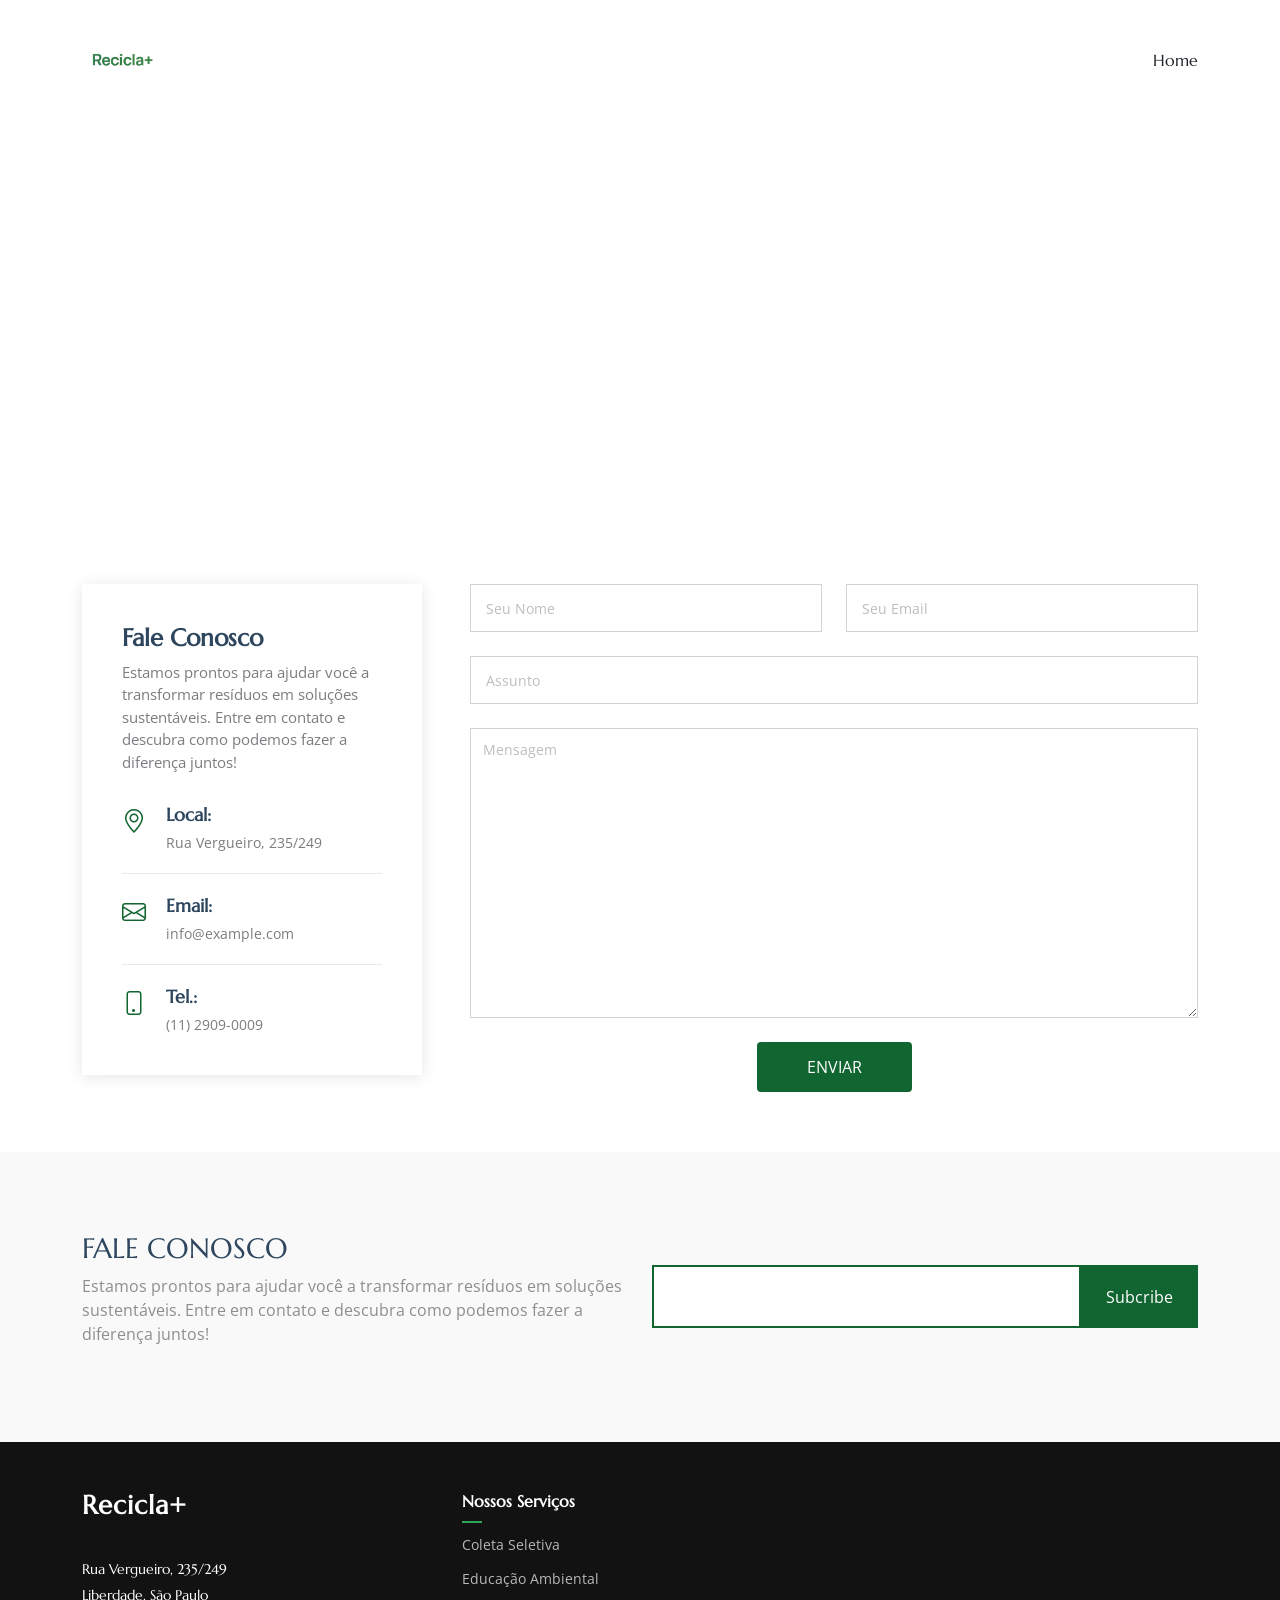
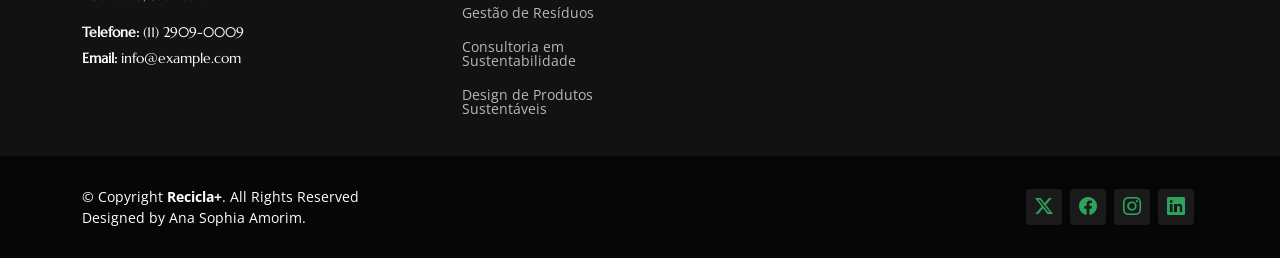
<file: HTML/Recicla-main/contact.html>
<!DOCTYPE html>
<html lang="PR-BR">

<head>
  <meta charset="utf-8">
  <meta content="width=device-width, initial-scale=1.0" name="viewport">
  <title>Recicla+</title>
  <meta name="description" content="">
  <meta name="keywords" content="">

  <link href="assets/img/favicon.png" rel="icon">
  <link href="assets/img/apple-touch-icon.png" rel="apple-touch-icon">


  <link href="https://fonts.googleapis.com" rel="preconnect">
  <link href="https://fonts.gstatic.com" rel="preconnect" crossorigin>
  <link href="https://fonts.googleapis.com/css2?family=Open+Sans:ital,wght@0,300;0,400;0,500;0,600;0,700;0,800;1,300;1,400;1,500;1,600;1,700;1,800&family=Marcellus:wght@400&display=swap" rel="stylesheet">

  <link href="assets/vendor/bootstrap/css/bootstrap.min.css" rel="stylesheet">
  <link href="assets/vendor/bootstrap-icons/bootstrap-icons.css" rel="stylesheet">
  <link href="assets/vendor/aos/aos.css" rel="stylesheet">
  <link href="assets/vendor/swiper/swiper-bundle.min.css" rel="stylesheet">
  <link href="assets/vendor/glightbox/css/glightbox.min.css" rel="stylesheet">

  <link href="assets/css/main.css" rel="stylesheet">
</head>

<body class="contact-page">

  <header id="header" class="header d-flex align-items-center position-relative">
    <div class="container-fluid container-xl position-relative d-flex align-items-center justify-content-between">

      <a href="index.html" class="logo d-flex align-items-center">
        <img src="assets/img/logo.png" alt="Recicla+">
      </a>

      <nav id="navmenu" class="navmenu">
        <ul>
          <li><a href="index.html">Home</a></li>
        </ul>
        <i class="mobile-nav-toggle d-xl-none bi bi-list"></i>
      </nav>

    </div>
  </header>

  <main class="main">
    <section id="contact" class="contact section">

      <div class="mb-5">
        <iframe style="width: 100%; height: 400px;" src="https://www.google.com/maps/embed?pb=!4v1748987726204!6m8!1m7!1shtxy7YSrJGcLpMq8Ev6bMw!2m2!1d-23.56400586838328!2d-46.63905791482686!3f98.88321071559099!4f8.746229404554384!5f0.7820865974627469" frameborder="0" allowfullscreen=""></iframe>
      </div>

      <div class="container" data-aos="fade">

        <div class="row gy-5 gx-lg-5">

          <div class="col-lg-4">

            <div class="info">
              <h3>Fale Conosco</h3>
              <p>Estamos prontos para ajudar você a transformar resíduos em soluções sustentáveis. Entre em contato e descubra como podemos fazer a diferença juntos!</p>

              <div class="info-item d-flex">
                <i class="bi bi-geo-alt flex-shrink-0"></i>
                <div>
                  <h4>Local:</h4>
                  <p>Rua Vergueiro, 235/249</p>
                </div>
              </div>

              <div class="info-item d-flex">
                <i class="bi bi-envelope flex-shrink-0"></i>
                <div>
                  <h4>Email:</h4>
                  <p>info@example.com</p>
                </div>
              </div>

              <div class="info-item d-flex">
                <i class="bi bi-phone flex-shrink-0"></i>
                <div>
                  <h4>Tel.:</h4>
                  <p>(11) 2909-0009</p>
                </div>
              </div>

            </div>

          </div>

          <div class="col-lg-8">
            <form action="forms/contact.php" method="post" role="form" class="php-email-form">
              <div class="row">
                <div class="col-md-6 form-group">
                  <input type="text" name="name" class="form-control" id="name" placeholder="Seu Nome" required="">
                </div>
                <div class="col-md-6 form-group mt-3 mt-md-0">
                  <input type="email" class="form-control" name="email" id="email" placeholder="Seu Email" required="">
                </div>
              </div>
              <div class="form-group mt-3">
                <input type="text" class="form-control" name="subject" id="subject" placeholder="Assunto" required="">
              </div>
              <div class="form-group mt-3">
                <textarea class="form-control" name="message" placeholder="Mensagem" required=""></textarea>
              </div>
              <div class="my-3">
                <div class="loading">Carregando</div>
                <div class="error-message"></div>
                <div class="sent-message">Agradecemos sua Inscrição, o planeta também Agradece.!</div>
              </div>
              <div class="text-center"><button type="submit">ENVIAR</button></div>
            </form>
          </div><!-- End Contact Form -->

        </div>

      </div>

    </section><!-- /Contact Section -->

    <!-- Call To Action Section -->
    <section id="call-to-action" class="call-to-action section light-background">

      <div class="content">
        <div class="container">
          <div class="row align-items-center">
            <div class="col-lg-6">
              <h3>Fale Conosco</h3>
              <p class="opacity-50">
                Estamos prontos para ajudar você a transformar resíduos em soluções sustentáveis. Entre em contato e descubra como podemos fazer a diferença juntos!
              </p>
            </div>
            <div class="col-lg-6">
              <form action="forms/newsletter.php" class="form-subscribe php-email-form">
                <div class="form-group d-flex align-items-stretch">
                  <input type="email" name="email" class="form-control h-100" placeholder="Enter your e-mail">
                  <input type="submit" class="btn btn-secondary px-4" value="Subcribe">
                </div>
                <div class="loading">Carregando</div>
                <div class="error-message"></div>
                <div class="sent-message">
                   Agradecemos sua Inscrição, o planeta também Agradece.
                </div>
              </form>
            </div>
          </div>
        </div>
      </div>
    </section><!-- /Call To Action Section -->

  </main>

  <footer id="footer" class="footer dark-background">

    <div class="footer-top">
      <div class="container">
        <div class="row gy-4">
          <div class="col-lg-4 col-md-6 footer-about">
            <a href="index.html" class="logo d-flex align-items-center">
              <span class="sitename">Recicla+</span>
            </a>
            <div class="footer-contact pt-3">
              <p>Rua Vergueiro, 235/249</p>
              <p>Liberdade, São Paulo</p>
              <p class="mt-3"><strong>Telefone:</strong> <span>(11) 2909-0009</span></p>
              <p><strong>Email:</strong> <span>info@example.com</span></p>
            </div>
          </div>

          <div class="col-lg-2 col-md-3 footer-links">
            <h4>Nossos Serviços</h4>
            <ul>
              <li><a href="#">Coleta Seletiva</a></li>
              <li><a href="#">Educação Ambiental</a></li>
              <li><a href="#">Gestão de Resíduos</a></li>
              <li><a href="#">Consultoria em Sustentabilidade</a></li>
              <li><a href="#">Design de Produtos Sustentáveis</a></li>
            </ul>
          </div>

        </div>
      </div>
    </div>

    <div class="copyright text-center">
      <div class="container d-flex flex-column flex-lg-row justify-content-center justify-content-lg-between align-items-center">

        <div class="d-flex flex-column align-items-center align-items-lg-start">
          <div>
            © Copyright <strong><span>Recicla+</span></strong>. All Rights Reserved
          </div>
          <div class="Créditos">
            Designed by Ana Sophia Amorim.
          </div>
        </div>

        <div class="social-links order-first order-lg-last mb-3 mb-lg-0">
          <a href=""><i class="bi bi-twitter-x"></i></a>
          <a href=""><i class="bi bi-facebook"></i></a>
          <a href=""><i class="bi bi-instagram"></i></a>
          <a href=""><i class="bi bi-linkedin"></i></a>
        </div>

      </div>
    </div>

  </footer>
  <!-- Scroll Top -->
  <a href="#" id="scroll-top" class="scroll-top d-flex align-items-center justify-content-center"><i class="bi bi-arrow-up-short"></i></a>

  <!-- Preloader -->
  <div id="preloader"></div>

  <!-- Vendor JS Files -->
  <script src="assets/vendor/bootstrap/js/bootstrap.bundle.min.js"></script>
  <script src="assets/vendor/php-email-form/validate.js"></script>
  <script src="assets/vendor/aos/aos.js"></script>
  <script src="assets/vendor/swiper/swiper-bundle.min.js"></script>
  <script src="assets/vendor/glightbox/js/glightbox.min.js"></script>

  <!-- Main JS File -->
  <script src="assets/js/main.js"></script>

</body>

</html>
</file>
<file: HTML/Recicla-main/assets/css/main.css>
/**
* Template Name: AgriCulture
* Template URL: https://bootstrapmade.com/agriculture-bootstrap-website-template/
* Updated: Aug 07 2024 with Bootstrap v5.3.3
* Author: BootstrapMade.com
* License: https://bootstrapmade.com/license/
*/

/*--------------------------------------------------------------
# Font & Color Variables
# Help: https://bootstrapmade.com/color-system/
--------------------------------------------------------------*/
/* Fonts */
:root {
  --default-font: "Open Sans",  system-ui, -apple-system, "Segoe UI", Roboto, "Helvetica Neue", Arial, "Noto Sans", "Liberation Sans", sans-serif, "Apple Color Emoji", "Segoe UI Emoji", "Segoe UI Symbol", "Noto Color Emoji";
  --heading-font: "Marcellus",  sans-serif;
  --nav-font: "Marcellus",  sans-serif;
}

/* Global Colors - The following color variables are used throughout the website. Updating them here will change the color scheme of the entire website */
:root { 
  --background-color: #ffffff; /* Background color for the entire website, including individual sections */
  --default-color: #212529; /* Default color used for the majority of the text content across the entire website */
  --heading-color: #2d465e; /* Color for headings, subheadings and title throughout the website */
  --accent-color: #116530; /* Accent color that represents your brand on the website. It's used for buttons, links, and other elements that need to stand out */
  --surface-color: #ffffff; /* The surface color is used as a background of boxed elements within sections, such as cards, icon boxes, or other elements that require a visual separation from the global background. */
  --contrast-color: #ffffff; /* Contrast color for text, ensuring readability against backgrounds of accent, heading, or default colors. */
}

/* Nav Menu Colors - The following color variables are used specifically for the navigation menu. They are separate from the global colors to allow for more customization options */
:root {
  --nav-color: #212529;  /* The default color of the main navmenu links */
  --nav-hover-color: #116530; /* Applied to main navmenu links when they are hovered over or active */
  --nav-mobile-background-color: #ffffff; /* Used as the background color for mobile navigation menu */
  --nav-dropdown-background-color: #ffffff; /* Used as the background color for dropdown items that appear when hovering over primary navigation items */
  --nav-dropdown-color: #212529; /* Used for navigation links of the dropdown items in the navigation menu. */
  --nav-dropdown-hover-color: #116530; /* Similar to --nav-hover-color, this color is applied to dropdown navigation links when they are hovered over. */
}

/* Color Presets - These classes override global colors when applied to any section or element, providing reuse of the sam color scheme. */

.light-background {
  --background-color: #f9f9f9;
  --surface-color: #ffffff;
}

.dark-background {
  --background-color: #060606;
  --default-color: #ffffff;
  --heading-color: #ffffff;
  --accent-color: #2ea359;
  --surface-color: #252525;
  --contrast-color: #ffffff;
}

/* Smooth scroll */
:root {
  scroll-behavior: smooth;
}

/*--------------------------------------------------------------
# General Styling & Shared Classes
--------------------------------------------------------------*/
body {
  color: var(--default-color);
  background-color: var(--background-color);
  font-family: var(--default-font);
}

a {
  color: var(--accent-color);
  text-decoration: none;
  transition: 0.3s;
}

a:hover {
  color: color-mix(in srgb, var(--accent-color), transparent 25%);
  text-decoration: none;
}

h1,
h2,
h3,
h4,
h5,
h6 {
  color: var(--heading-color);
  font-family: var(--heading-font);
}

/* PHP Email Form Messages
------------------------------*/
.php-email-form .error-message {
  display: none;
  background: #df1529;
  color: #ffffff;
  text-align: left;
  padding: 15px;
  margin-bottom: 24px;
  font-weight: 600;
}

.php-email-form .sent-message {
  display: none;
  color: #ffffff;
  background: #059652;
  text-align: center;
  padding: 15px;
  margin-bottom: 24px;
  font-weight: 600;
}

.php-email-form .loading {
  display: none;
  background: var(--surface-color);
  text-align: center;
  padding: 15px;
  margin-bottom: 24px;
}

.php-email-form .loading:before {
  content: "";
  display: inline-block;
  border-radius: 50%;
  width: 24px;
  height: 24px;
  margin: 0 10px -6px 0;
  border: 3px solid var(--accent-color);
  border-top-color: var(--surface-color);
  animation: php-email-form-loading 1s linear infinite;
}

@keyframes php-email-form-loading {
  0% {
    transform: rotate(0deg);
  }

  100% {
    transform: rotate(360deg);
  }
}

/* Pulsating Play Button
------------------------------*/
.pulsating-play-btn {
  width: 94px;
  height: 94px;
  background: radial-gradient(var(--accent-color) 50%, color-mix(in srgb, var(--accent-color), transparent 75%) 52%);
  border-radius: 50%;
  display: block;
  position: relative;
  overflow: hidden;
}

.pulsating-play-btn:before {
  content: "";
  position: absolute;
  width: 120px;
  height: 120px;
  animation-delay: 0s;
  animation: pulsate-play-btn 2s;
  animation-direction: forwards;
  animation-iteration-count: infinite;
  animation-timing-function: steps;
  opacity: 1;
  border-radius: 50%;
  border: 5px solid color-mix(in srgb, var(--accent-color), transparent 30%);
  top: -15%;
  left: -15%;
  background: rgba(198, 16, 0, 0);
}

.pulsating-play-btn:after {
  content: "";
  position: absolute;
  left: 50%;
  top: 50%;
  transform: translateX(-40%) translateY(-50%);
  width: 0;
  height: 0;
  border-top: 10px solid transparent;
  border-bottom: 10px solid transparent;
  border-left: 15px solid #fff;
  z-index: 100;
  transition: all 400ms cubic-bezier(0.55, 0.055, 0.675, 0.19);
}

.pulsating-play-btn:hover:before {
  content: "";
  position: absolute;
  left: 50%;
  top: 50%;
  transform: translateX(-40%) translateY(-50%);
  width: 0;
  height: 0;
  border: none;
  border-top: 10px solid transparent;
  border-bottom: 10px solid transparent;
  border-left: 15px solid #fff;
  z-index: 200;
  animation: none;
  border-radius: 0;
}

.pulsating-play-btn:hover:after {
  border-left: 15px solid var(--accent-color);
  transform: scale(20);
}

@keyframes pulsate-play-btn {
  0% {
    transform: scale(0.6, 0.6);
    opacity: 1;
  }

  100% {
    transform: scale(1, 1);
    opacity: 0;
  }
}

/*--------------------------------------------------------------
# Global Header
--------------------------------------------------------------*/
.header {
  color: var(--default-color);
  background-color: var(--background-color);
  padding: 20px 0;
  transition: all 0.5s;
  z-index: 997;
}

.header .logo {
  line-height: 1;
}

.header .logo img {
  max-height:80px;
  margin-right:150px;
}

.header .logo h1 {
  font-size: 30px;
  margin: 0;
  font-weight: 700;
  color: var(--heading-color);
}

.scrolled .header {
  box-shadow: 0px 0 18px color-mix(in srgb, var(--default-color), transparent 85%);
}

/*--------------------------------------------------------------
# Navigation Menu
--------------------------------------------------------------*/
/* Navmenu - Desktop */
@media (min-width: 1200px) {
  .navmenu {
    padding: 0;
  }

  .navmenu ul {
    margin: 0;
    padding: 0;
    display: flex;
    list-style: none;
    align-items: center;
  }

  .navmenu li {
    position: relative;
  }

  .navmenu a,
  .navmenu a:focus {
    color: var(--nav-color);
    padding: 18px 15px;
    font-size: 16px;
    font-family: var(--nav-font);
    font-weight: 400;
    display: flex;
    align-items: center;
    justify-content: space-between;
    white-space: nowrap;
    transition: 0.3s;
  }

  .navmenu a i,
  .navmenu a:focus i {
    font-size: 12px;
    line-height: 0;
    margin-left: 5px;
    transition: 0.3s;
  }

  .navmenu li:last-child a {
    padding-right: 0;
  }

  .navmenu li:hover>a,
  .navmenu .active,
  .navmenu .active:focus {
    color: var(--nav-hover-color);
  }

  .navmenu .dropdown ul {
    margin: 0;
    padding: 10px 0;
    background: var(--nav-dropdown-background-color);
    display: block;
    position: absolute;
    visibility: hidden;
    left: 14px;
    top: 130%;
    opacity: 0;
    transition: 0.3s;
    border-radius: 4px;
    z-index: 99;
    box-shadow: 0px 0px 30px color-mix(in srgb, var(--default-color), transparent 85%);
  }

  .navmenu .dropdown ul li {
    min-width: 200px;
  }

  .navmenu .dropdown ul a {
    padding: 10px 20px;
    font-size: 15px;
    text-transform: none;
    color: var(--nav-dropdown-color);
  }

  .navmenu .dropdown ul a i {
    font-size: 12px;
  }

  .navmenu .dropdown ul a:hover,
  .navmenu .dropdown ul .active:hover,
  .navmenu .dropdown ul li:hover>a {
    color: var(--nav-dropdown-hover-color);
  }

  .navmenu .dropdown:hover>ul {
    opacity: 1;
    top: 100%;
    visibility: visible;
  }

  .navmenu .dropdown .dropdown ul {
    top: 0;
    left: -90%;
    visibility: hidden;
  }

  .navmenu .dropdown .dropdown:hover>ul {
    opacity: 1;
    top: 0;
    left: -100%;
    visibility: visible;
  }
}

/* Navmenu - Mobile */
@media (max-width: 1199px) {
  .mobile-nav-toggle {
    color: var(--nav-color);
    font-size: 28px;
    line-height: 0;
    margin-right: 10px;
    cursor: pointer;
    transition: color 0.3s;
  }

  .navmenu {
    padding: 0;
    z-index: 9997;
  }

  .navmenu ul {
    display: none;
    list-style: none;
    position: absolute;
    inset: 60px 20px 20px 20px;
    padding: 10px 0;
    margin: 0;
    border-radius: 6px;
    background-color: var(--nav-mobile-background-color);
    overflow-y: auto;
    transition: 0.3s;
    z-index: 9998;
    box-shadow: 0px 0px 30px color-mix(in srgb, var(--default-color), transparent 90%);
  }

  .navmenu a,
  .navmenu a:focus {
    color: var(--nav-dropdown-color);
    padding: 10px 20px;
    font-family: var(--nav-font);
    font-size: 17px;
    font-weight: 500;
    display: flex;
    align-items: center;
    justify-content: space-between;
    white-space: nowrap;
    transition: 0.3s;
  }

  .navmenu a i,
  .navmenu a:focus i {
    font-size: 12px;
    line-height: 0;
    margin-left: 5px;
    width: 30px;
    height: 30px;
    display: flex;
    align-items: center;
    justify-content: center;
    border-radius: 50%;
    transition: 0.3s;
    background-color: color-mix(in srgb, var(--accent-color), transparent 90%);
  }

  .navmenu a i:hover,
  .navmenu a:focus i:hover {
    background-color: var(--accent-color);
    color: var(--contrast-color);
  }

  .navmenu a:hover,
  .navmenu .active,
  .navmenu .active:focus {
    color: var(--nav-dropdown-hover-color);
  }

  .navmenu .active i,
  .navmenu .active:focus i {
    background-color: var(--accent-color);
    color: var(--contrast-color);
    transform: rotate(180deg);
  }

  .navmenu .dropdown ul {
    position: static;
    display: none;
    z-index: 99;
    padding: 10px 0;
    margin: 10px 20px;
    background-color: var(--nav-dropdown-background-color);
    border: 1px solid color-mix(in srgb, var(--default-color), transparent 90%);
    box-shadow: none;
    transition: all 0.5s ease-in-out;
  }

  .navmenu .dropdown ul ul {
    background-color: rgba(33, 37, 41, 0.1);
  }

  .navmenu .dropdown>.dropdown-active {
    display: block;
    background-color: rgba(33, 37, 41, 0.03);
  }

  .mobile-nav-active {
    overflow: hidden;
  }

  .mobile-nav-active .mobile-nav-toggle {
    color: #fff;
    position: absolute;
    font-size: 32px;
    top: 15px;
    right: 15px;
    margin-right: 0;
    z-index: 9999;
  }

  .mobile-nav-active .navmenu {
    position: fixed;
    overflow: hidden;
    inset: 0;
    background: rgba(33, 37, 41, 0.8);
    transition: 0.3s;
  }

  .mobile-nav-active .navmenu>ul {
    display: block;
  }
}

/*--------------------------------------------------------------
# Global Footer
--------------------------------------------------------------*/
.footer {
  color: var(--default-color);
  background-color: var(--background-color);
  font-size: 14px;
  position: relative;
}

.footer .footer-top {
  background-color: color-mix(in srgb, var(--background-color), white 5%);
  padding-top: 50px;
}

.footer .footer-about .logo {
  line-height: 1;
  margin-bottom: 25px;
}

.footer .footer-about .logo img {
  max-height: 40px;
  margin-right: 6px;
}

.footer .footer-about .logo span {
  color: var(--heading-color);
  font-family: var(--heading-font);
  font-size: 26px;
  font-weight: 700;
  letter-spacing: 1px;
}

.footer .footer-about p {
  font-size: 14px;
  font-family: var(--heading-font);
}

.footer h4 {
  font-size: 16px;
  font-weight: 600;
  position: relative;
  padding-bottom: 12px;
  margin-bottom: 15px;
}

.footer h4::after {
  content: "";
  position: absolute;
  display: block;
  width: 20px;
  height: 2px;
  background: var(--accent-color);
  bottom: 0;
  left: 0;
}

.footer .footer-links {
  margin-bottom: 30px;
}

.footer .footer-links ul {
  list-style: none;
  padding: 0;
  margin: 0;
}

.footer .footer-links ul i {
  padding-right: 2px;
  font-size: 12px;
  line-height: 0;
}

.footer .footer-links ul li {
  padding: 10px 0;
  display: flex;
  align-items: center;
}

.footer .footer-links ul li:first-child {
  padding-top: 0;
}

.footer .footer-links ul a {
  color: color-mix(in srgb, var(--default-color), transparent 30%);
  display: inline-block;
  line-height: 1;
}

.footer .footer-links ul a:hover {
  color: var(--accent-color);
}

.footer .footer-contact p {
  margin-bottom: 5px;
}

.footer .copyright {
  padding: 30px 0;
}

.footer .copyright p {
  margin-bottom: 0;
}

.footer .credits {
  margin-top: 5px;
  font-size: 13px;
}

.footer .social-links a {
  font-size: 18px;
  display: inline-block;
  background: color-mix(in srgb, var(--default-color), transparent 92%);
  color: var(--accent-color);
  line-height: 1;
  padding: 8px 0;
  margin-right: 4px;
  border-radius: 4px;
  text-align: center;
  width: 36px;
  height: 36px;
  transition: 0.3s;
}

.footer .social-links a:hover {
  color: var(--contrast-color);
  background: var(--accent-color);
  text-decoration: none;
}

/*--------------------------------------------------------------
# Preloader
--------------------------------------------------------------*/
#preloader {
  position: fixed;
  inset: 0;
  z-index: 999999;
  overflow: hidden;
  background: var(--background-color);
  transition: all 0.6s ease-out;
}

#preloader:before {
  content: "";
  position: fixed;
  top: calc(50% - 30px);
  left: calc(50% - 30px);
  border: 6px solid #ffffff;
  border-color: var(--accent-color) transparent var(--accent-color) transparent;
  border-radius: 50%;
  width: 60px;
  height: 60px;
  animation: animate-preloader 1.5s linear infinite;
}

@keyframes animate-preloader {
  0% {
    transform: rotate(0deg);
  }

  100% {
    transform: rotate(360deg);
  }
}

/*--------------------------------------------------------------
# Scroll Top Button
--------------------------------------------------------------*/
.scroll-top {
  position: fixed;
  visibility: hidden;
  opacity: 0;
  right: 15px;
  bottom: 15px;
  z-index: 99999;
  background-color: var(--accent-color);
  width: 40px;
  height: 40px;
  border-radius: 4px;
  transition: all 0.4s;
}

.scroll-top i {
  font-size: 24px;
  color: var(--contrast-color);
  line-height: 0;
}

.scroll-top:hover {
  background-color: color-mix(in srgb, var(--accent-color), transparent 20%);
  color: var(--contrast-color);
}

.scroll-top.active {
  visibility: visible;
  opacity: 1;
}

/*--------------------------------------------------------------
# Disable aos animation delay on mobile devices
--------------------------------------------------------------*/
@media screen and (max-width: 768px) {
  [data-aos-delay] {
    transition-delay: 0 !important;
  }
}

/*--------------------------------------------------------------
# Global Page Titles & Breadcrumbs
--------------------------------------------------------------*/
.page-title {
  color: var(--default-color);
  background-color: var(--background-color);
  background-size: cover;
  background-position: center;
  background-repeat: no-repeat;
  padding: 80px 0;
  text-align: center;
  position: relative;
}

.page-title:before {
  content: "";
  background-color: color-mix(in srgb, var(--background-color), transparent 50%);
  position: absolute;
  inset: 0;
}

.page-title h1 {
  font-size: 42px;
  font-weight: 700;
  margin-bottom: 10px;
}

.page-title .breadcrumbs ol {
  display: flex;
  flex-wrap: wrap;
  list-style: none;
  justify-content: center;
  padding: 0;
  margin: 0;
  font-size: 16px;
  font-weight: 400;
}

.page-title .breadcrumbs ol li+li {
  padding-left: 10px;
}

.page-title .breadcrumbs ol li+li::before {
  content: "/";
  display: inline-block;
  padding-right: 10px;
  color: color-mix(in srgb, var(--default-color), transparent 50%);
}

/*--------------------------------------------------------------
# Global Sections
--------------------------------------------------------------*/
section,
.section {
  color: var(--default-color);
  background-color: var(--background-color);
  padding: 60px 0;
  scroll-margin-top: 100px;
  overflow: clip;
}

@media (max-width: 1199px) {

  section,
  .section {
    scroll-margin-top: 66px;
  }
}

/*--------------------------------------------------------------
# Global Section Titles
--------------------------------------------------------------*/
.section-title {
  text-align: center;
  padding-bottom: 60px;
  position: relative;
}

.section-title h2 {
  font-size: 28px;
  font-weight: 500;
  margin-bottom: 15px;
}

.section-title p {
  margin-bottom: 0;
  font-family: var(--heading-font);
  font-size: 32px;
}

/*--------------------------------------------------------------
# Hero Section
--------------------------------------------------------------*/
.hero {
  padding: 0;
}

.hero .carousel {
  width: 100%;
  min-height: calc(100vh - 100px);
  padding: 0;
  margin: 0;
  background-color: var(--background-color);
  position: relative;
}

.hero img {
  position: absolute;
  inset: 0;
  display: block;
  width: 100%;
  height: 100%;
  object-fit: cover;
  z-index: 1;
}

.hero .carousel-item {
  position: absolute;
  inset: 0;
  background-size: cover;
  background-position: center;
  background-repeat: no-repeat;
  overflow: hidden;
}

.hero .carousel-item:before {
  content: "";
  background: color-mix(in srgb, var(--background-color), transparent 60%);
  position: absolute;
  inset: 0;
  z-index: 2;
}

.hero .carousel-container {
  position: absolute;
  inset: 90px 64px 64px 64px;
  display: flex;
  justify-content: center;
  align-items: center;
  flex-direction: column;
  z-index: 3;
}

.hero h2 {
  margin-bottom: 30px;
  font-size: 48px;
  font-weight: 700;
  animation: fadeInDown 1s both;
}

@media (max-width: 768px) {
  .hero h2 {
    font-size: 30px;
  }
}

.hero p {
  animation: fadeInDown 1s both 0.2s;
}

@media (min-width: 1024px) {

  .hero h2,
  .hero p {
    max-width: 60%;
  }
}

.hero .btn-get-started {
  color: var(--contrast-color);
  background: var(--accent-color);
  font-family: var(--heading-font);
  font-weight: 500;
  font-size: 15px;
  letter-spacing: 1px;
  display: inline-block;
  padding: 8px 32px;
  border-radius: 50px;
  transition: 0.5s;
  margin: 10px;
  animation: fadeInUp 1s both 0.4s;
}

.hero .btn-get-started:hover {
  background: color-mix(in srgb, var(--accent-color), transparent 20%);
}

.hero .carousel-control-prev,
.hero .carousel-control-next {
  width: 10%;
  transition: 0.3s;
  opacity: 0.5;
}

.hero .carousel-control-prev:focus,
.hero .carousel-control-next:focus {
  opacity: 0.5;
}

.hero .carousel-control-prev:hover,
.hero .carousel-control-next:hover {
  opacity: 0.9;
}

@media (min-width: 1024px) {

  .hero .carousel-control-prev,
  .hero .carousel-control-next {
    width: 5%;
  }
}

.hero .carousel-control-next-icon,
.hero .carousel-control-prev-icon {
  background: none;
  font-size: 32px;
  line-height: 1;
}

.hero .carousel-indicators {
  list-style: none;
}

.hero .carousel-indicators li {
  cursor: pointer;
}

@keyframes fadeInUp {
  from {
    opacity: 0;
    transform: translate3d(0, 100%, 0);
  }

  to {
    opacity: 1;
    transform: translate3d(0, 0, 0);
  }
}

@keyframes fadeInDown {
  from {
    opacity: 0;
    transform: translate3d(0, -100%, 0);
  }

  to {
    opacity: 1;
    transform: translate3d(0, 0, 0);
  }
}

/*--------------------------------------------------------------
# Services Section
--------------------------------------------------------------*/
.services .section-title h2 {
  color: var(--accent-color);
  font-size: 20px;
}

.services .content .service-item {
  background-color: var(--surface-color);
  padding: 20px 30px;
  border-top: 1px solid color-mix(in srgb, var(--default-color), transparent 90%);
  border-left: 1px solid color-mix(in srgb, var(--default-color), transparent 90%);
  position: relative;
}

.services .content .service-item .number {
  position: absolute;
  right: 10px;
  top: 10px;
  font-weight: 400;
  color: color-mix(in srgb, var(--default-color), transparent 80%);
}

.services .content .service-item .service-item-icon {
  position: relative;
  margin-bottom: 20px;
  color: var(--accent-color);
}

.services .content .service-item .service-item-icon img {
  width: 50px;
}

.services .content .service-item .service-item-icon:before {
  position: absolute;
  content: "";
  transform: rotate(45deg);
  z-index: -1;
  left: -20px;
  border-top: 40px solid transparent;
  border-bottom: 40px solid transparent;
  border-right: 40px solid var(--accent-color);
  display: none;
}

.services .content .service-item .service-item-icon>span {
  color: var(--default-color);
  font-size: 4rem;
}

.services .content .service-item .service-item-content .service-heading {
  font-size: 20px;
  color: var(--default-color);
  font-weight: 400;
}

.services .content .service-item .service-item-content p {
  font-size: 15px;
}

@media (min-width: 769px) {
  .services .content [class^=col-]:nth-child(4n+4) .service-item {
    border-right: 1px solid color-mix(in srgb, var(--default-color), transparent 90%);
  }

  .services .content [class^=col-]:nth-last-child(-n+4) .service-item {
    border-bottom: 1px solid color-mix(in srgb, var(--default-color), transparent 90%);
  }
}

@media (max-width: 768px) {
  .services .content [class^=col-]:nth-child(2n+2) .service-item {
    border-right: 1px solid color-mix(in srgb, var(--default-color), transparent 90%);
  }

  .services .content [class^=col-]:last-child .service-item,
  .services .content [class^=col-]:nth-last-child(2) .service-item {
    border-bottom: 1px solid color-mix(in srgb, var(--default-color), transparent 90%);
  }
}

@media (max-width: 576px) {
  .services .content [class^=col-] .service-item {
    border: 1px solid color-mix(in srgb, var(--default-color), transparent 90%);
    margin-bottom: 10px;
  }
}

/*--------------------------------------------------------------
# About Section
--------------------------------------------------------------*/
.about .section-title {
  margin-bottom: 60px;
}

.about .content {
  background: var(--accent-color);
  color: var(--contrast-color);
  padding: 7rem 0;
}

.about .content .img-overlap {
  margin-top: -150px;
}

.about p {
  color: var(--contrast-color);
}

.about .content-title {
  color: var(--contrast-color);
  font-weight: 300;
  text-align: left;
}

.about .content-title strong {
  font-weight: 700;
}

.about .content-subtitle {
  font-weight: 300;
  color: var(--contrast-color);
  text-transform: uppercase;
  font-size: 1.3rem;
}

/*--------------------------------------------------------------
# Services 2 Section
--------------------------------------------------------------*/
.services-2 {
  overflow: visible;
  margin-bottom: 200px;
}

.services-2 .section-title {
  text-align: left;
}

.services-2 .section-title h2 {
  color: color-mix(in srgb, var(--contrast-color), transparent 50%);
  text-transform: uppercase;
  font-size: 20px;
}

.services-2 .section-title p {
  color: var(--contrast-color);
}

.services-2 .services-carousel-wrap {
  position: relative;
  margin-bottom: -200px;
}

.services-2 .swiper-wrapper {
  height: auto;
}

.services-2 .service-item {
  position: relative;
  overflow: hidden;
}

.services-2 .service-item:before {
  content: "";
  background-color: color-mix(in srgb, var(--background-color), transparent 50%);
  top: 0;
  left: 0;
  right: 0;
  bottom: 0;
  position: absolute;
  opacity: 0;
  visibility: hidden;
  z-index: 1;
  transition: 0.3s all ease;
}

.services-2 .service-item img {
  transition: 0.5s all ease;
  transform: scale(1);
}

.services-2 .service-item .service-item-contents {
  z-index: 9;
  position: absolute;
  bottom: 20px;
  left: 20px;
  right: 20px;
  transition: 0.3s all ease;
  transform: translateY(100%);
  opacity: 0;
  visibility: hidden;
}

.services-2 .service-item .service-item-contents .service-item-category {
  color: var(--accent-color);
  text-transform: uppercase;
}

.services-2 .service-item .service-item-contents .service-item-title {
  color: var(--contrast-color);
  margin-bottom: 0;
}

.services-2 .service-item:hover:before {
  opacity: 1;
  visibility: visible;
}

.services-2 .service-item:hover .service-item-contents {
  transform: translateY(0%);
  opacity: 1;
  visibility: visible;
}

.services-2 .service-item:hover img {
  transform: scale(1.2);
}

.services-2 .navigation-prev,
.services-2 .navigation-next {
  position: absolute;
  top: 50%;
  transform: translateY(-50%);
  z-index: 9;
  width: 46px;
  height: 46px;
  background: var(--contrast-color);
  background-color: none;
  border: none;
  transition: 0.3s all ease;
}

.services-2 .navigation-prev i,
.services-2 .navigation-next i {
  font-size: 2rem;
}

.services-2 .navigation-prev:hover,
.services-2 .navigation-next:hover {
  background-color: var(--accent-color);
  color: var(--contrast-color);
}

.services-2 .navigation-prev {
  left: 10px;
}

.services-2 .navigation-next {
  right: 10px;
}

.services-2 .swiper {
  padding-bottom: 50px;
}

.services-2 .swiper-pagination {
  bottom: 0px;
}

.services-2 .swiper-pagination .swiper-pagination-bullet {
  border-radius: 0;
  width: 20px;
  height: 4px;
  background-color: color-mix(in srgb, var(--background-color), transparent 80%) !important;
  opacity: 1;
}

.services-2 .swiper-pagination .swiper-pagination-bullet-active {
  background-color: var(--accent-color) !important;
}

/*--------------------------------------------------------------
# Testimonials Section
--------------------------------------------------------------*/
.testimonials .testimonial img {
  width: 100px;
  height: 100px;
  border-radius: 50%;
  margin-bottom: 20px;
}

.testimonials .testimonial blockquote p {
  font-size: 20px;
  color: var(--default-color);
  font-weight: 500;
}

.testimonials .testimonial .client-name {
  text-transform: uppercase;
  font-size: 1.2rem;
  color: var(--accent-color);
}

/*--------------------------------------------------------------
# Recent Posts Section
--------------------------------------------------------------*/
.recent-posts .post-item {
  background: var(--surface-color);
  box-shadow: 0px 2px 20px rgba(0, 0, 0, 0.1);
  transition: 0.3s;
}

.recent-posts .post-item .post-img img {
  transition: 0.5s;
}

.recent-posts .post-item .post-date {
  position: absolute;
  right: 0;
  bottom: 0;
  background-color: var(--accent-color);
  color: var(--contrast-color);
  text-transform: uppercase;
  font-size: 13px;
  padding: 6px 12px;
  font-weight: 500;
}

.recent-posts .post-item .post-content {
  padding: 30px;
}

.recent-posts .post-item .post-title {
  color: var(--heading-color);
  font-size: 20px;
  font-weight: 700;
  transition: 0.3s;
  margin-bottom: 15px;
}

.recent-posts .post-item .meta i {
  font-size: 16px;
  color: var(--accent-color);
}

.recent-posts .post-item .meta span {
  font-size: 15px;
  color: color-mix(in srgb, var(--default-color), transparent 50%);
}

.recent-posts .post-item hr {
  color: color-mix(in srgb, var(--default-color), transparent 80%);
  margin: 20px 0;
}

.recent-posts .post-item .readmore {
  display: flex;
  align-items: center;
  font-weight: 600;
  line-height: 1;
  transition: 0.3s;
  color: color-mix(in srgb, var(--default-color), transparent 40%);
}

.recent-posts .post-item .readmore i {
  line-height: 0;
  margin-left: 6px;
  font-size: 16px;
}

.recent-posts .post-item:hover .post-title,
.recent-posts .post-item:hover .readmore {
  color: var(--accent-color);
}

.recent-posts .post-item:hover .post-img img {
  transform: scale(1.1);
}

/*--------------------------------------------------------------
# Call To Action Section
--------------------------------------------------------------*/
.call-to-action .content {
  padding: 20px 0;
}

.call-to-action .content h3 {
  font-weight: 300;
  text-transform: uppercase;
}

.call-to-action .content .form-subscribe .form-control {
  border: 2px solid var(--accent-color);
  background: var(--surface-color);
  border-radius: 0;
}

.call-to-action .content .form-subscribe input[type=email] {
  height: 63px !important;
  color: var(--default-color);
}

.call-to-action .content .form-subscribe input[type=email]:focus {
  box-shadow: none;
}

.call-to-action .content .form-subscribe input[type=email]::placeholder {
  color: color-mix(in srgb, var(--contrast-color), transparent 50%);
}

.call-to-action .content .loading,
.call-to-action .content .error-message,
.call-to-action .content .sent-message {
  margin-top: 15px;
}

.call-to-action .content .btn {
  color: var(--contrast-color);
  background-color: var(--accent-color);
  border: 1px solid var(--accent-color);
  border-radius: 0;
}

.call-to-action .content .btn:hover,
.call-to-action .content .btn:active,
.call-to-action .content .btn:focus {
  box-shadow: none;
  outline: none;
  background-color: var(--contrast-color);
  border: 1px solid var(--contrrast-color);
}

/*--------------------------------------------------------------
# About 3 Section
--------------------------------------------------------------*/
.about-3 .content-title {
  color: var(--accent-color);
  margin-bottom: 30px;
}

.about-3 .btn-cta {
  text-transform: uppercase;
  font-size: 14px;
  padding-top: 20px;
  padding-bottom: 20px;
  padding-left: 30px;
  padding-right: 30px;
  background-color: var(--accent-color);
  color: var(--contrast-color);
  border-radius: 6px;
}

.about-3 .list-check {
  margin-bottom: 50px;
}

.about-3 .list-check li {
  display: block;
  padding-left: 30px;
  position: relative;
}

.about-3 .list-check li:before {
  content: "\f26e";
  display: inline-block;
  font-family: "bootstrap-icons" !important;
  font-style: normal;
  font-weight: normal !important;
  font-variant: normal;
  text-transform: none;
  line-height: 1;
  vertical-align: -0.125em;
  -webkit-font-smoothing: antialiased;
  position: absolute;
  top: 0.1rem;
  font-size: 20px;
  left: 0;
  color: var(--accent-color);
}

.about-3 .pulsating-play-btn {
  position: absolute;
  left: calc(50% - 47px);
  top: calc(50% - 47px);
}

/*--------------------------------------------------------------
# Team Section
--------------------------------------------------------------*/
.team .person {
  position: relative;
}

.team .person figure {
  margin-bottom: 0;
  padding-bottom: 0;
  position: relative;
  overflow: hidden;
  margin-bottom: 30px;
}

.team .person img {
  transition: 0.3s all ease;
}

.team .person .person-contents {
  text-align: center;
}

.team .person .person-contents h3 {
  color: var(--heading-color);
  font-size: 24px;
}

.team .person .person-contents .position {
  color: var(--accent-color);
}

.team .person:hover img {
  transform: scale(1.05);
}

.team .person .social {
  position: absolute;
  bottom: 10px;
  left: 10px;
  z-index: 2;
}

.team .person .social a {
  display: block;
  margin-bottom: 10px;
  width: 40px;
  height: 40px;
  background: var(--contrast-color);
  position: relative;
}

.team .person .social a>span {
  position: absolute;
  top: 50%;
  left: 50%;
  transform: translate(-50%, -50%);
}

.team .person .social a:hover {
  background: var(--accent-color);
  color: var(--contrast-color);
}

/*--------------------------------------------------------------
# Blog Posts 2 Section
--------------------------------------------------------------*/
.blog-posts-2 article {
  background-color: var(--surface-color);
  box-shadow: 0px 2px 20px rgba(0, 0, 0, 0.1);
  transition: 0.3s;
  border-radius: 8px;
  overflow: hidden;
}

.blog-posts-2 .post-img img {
  transition: 0.5s;
}

.blog-posts-2 .post-content {
  padding: 30px;
}

.blog-posts-2 .post-title {
  font-size: 20px;
  line-height: 24px;
  color: var(--heading-color);
  font-weight: 600;
  transition: 0.3s;
  margin-bottom: 20px;
}

.blog-posts-2 .meta {
  position: relative;
  margin-top: -20px;
  padding: 0 30px;
}

.blog-posts-2 .meta i {
  font-size: 16px;
  color: var(--accent-color);
}

.blog-posts-2 .meta span {
  font-size: 15px;
  color: color-mix(in srgb, var(--default-color), transparent 40%);
}

.blog-posts-2 .meta .post-date {
  background-color: var(--accent-color);
  color: var(--contrast-color);
  font-size: 13px;
  padding: 6px 12px;
  text-align: center;
  margin-right: 15px;
  border-radius: 4px;
}

.blog-posts-2 .meta .post-date span {
  display: block;
  color: var(--contrast-color);
  font-weight: 700;
  font-size: 20px;
}

.blog-posts-2 .readmore {
  display: flex;
  align-items: center;
  font-weight: 400;
  line-height: 1;
  transition: 0.3s;
  color: color-mix(in srgb, var(--heading-color), transparent 20%);
}

.blog-posts-2 .readmore i {
  line-height: 0;
  margin-left: 6px;
  font-size: 16px;
}

.blog-posts-2 article:hover .post-title,
.blog-posts-2 article:hover .readmore {
  color: var(--accent-color);
}

.blog-posts-2 article:hover .post-img img {
  transform: scale(1.1);
}

/*--------------------------------------------------------------
# Blog Pagination Section
--------------------------------------------------------------*/
.blog-pagination {
  padding-top: 0;
  color: color-mix(in srgb, var(--default-color), transparent 40%);
}

.blog-pagination ul {
  display: flex;
  padding: 0;
  margin: 0;
  list-style: none;
}

.blog-pagination li {
  margin: 0 5px;
  transition: 0.3s;
}

.blog-pagination li a {
  color: color-mix(in srgb, var(--default-color), transparent 40%);
  padding: 7px 16px;
  display: flex;
  align-items: center;
  justify-content: center;
}

.blog-pagination li a.active,
.blog-pagination li a:hover {
  background: var(--accent-color);
  color: var(--contrast-color);
}

.blog-pagination li a.active a,
.blog-pagination li a:hover a {
  color: var(--contrast-color);
}

/*--------------------------------------------------------------
# Blog Details Section
--------------------------------------------------------------*/
.blog-details {
  padding-bottom: 30px;
}

.blog-details .article {
  background-color: var(--surface-color);
  padding: 30px;
  box-shadow: 0 4px 16px rgba(0, 0, 0, 0.1);
}

.blog-details .post-img {
  margin: -30px -30px 20px -30px;
  overflow: hidden;
}

.blog-details .title {
  color: var(--heading-color);
  font-size: 28px;
  font-weight: 700;
  padding: 0;
  margin: 30px 0;
}

.blog-details .content {
  margin-top: 20px;
}

.blog-details .content h3 {
  font-size: 22px;
  margin-top: 30px;
  font-weight: bold;
}

.blog-details .content blockquote {
  overflow: hidden;
  background-color: color-mix(in srgb, var(--default-color), transparent 95%);
  padding: 60px;
  position: relative;
  text-align: center;
  margin: 20px 0;
}

.blog-details .content blockquote p {
  color: var(--default-color);
  line-height: 1.6;
  margin-bottom: 0;
  font-style: italic;
  font-weight: 500;
  font-size: 22px;
}

.blog-details .content blockquote:after {
  content: "";
  position: absolute;
  left: 0;
  top: 0;
  bottom: 0;
  width: 3px;
  background-color: var(--accent-color);
  margin-top: 20px;
  margin-bottom: 20px;
}

.blog-details .meta-top {
  margin-top: 20px;
  color: color-mix(in srgb, var(--default-color), transparent 40%);
}

.blog-details .meta-top ul {
  display: flex;
  flex-wrap: wrap;
  list-style: none;
  align-items: center;
  padding: 0;
  margin: 0;
}

.blog-details .meta-top ul li+li {
  padding-left: 20px;
}

.blog-details .meta-top i {
  font-size: 16px;
  margin-right: 8px;
  line-height: 0;
  color: color-mix(in srgb, var(--default-color), transparent 40%);
}

.blog-details .meta-top a {
  color: color-mix(in srgb, var(--default-color), transparent 40%);
  font-size: 14px;
  display: inline-block;
  line-height: 1;
}

.blog-details .meta-bottom {
  padding-top: 10px;
  border-top: 1px solid color-mix(in srgb, var(--default-color), transparent 90%);
}

.blog-details .meta-bottom i {
  color: color-mix(in srgb, var(--default-color), transparent 40%);
  display: inline;
}

.blog-details .meta-bottom a {
  color: color-mix(in srgb, var(--default-color), transparent 40%);
  transition: 0.3s;
}

.blog-details .meta-bottom a:hover {
  color: var(--accent-color);
}

.blog-details .meta-bottom .cats {
  list-style: none;
  display: inline;
  padding: 0 20px 0 0;
  font-size: 14px;
}

.blog-details .meta-bottom .cats li {
  display: inline-block;
}

.blog-details .meta-bottom .tags {
  list-style: none;
  display: inline;
  padding: 0;
  font-size: 14px;
}

.blog-details .meta-bottom .tags li {
  display: inline-block;
}

.blog-details .meta-bottom .tags li+li::before {
  padding-right: 6px;
  color: var(--default-color);
  content: ",";
}

.blog-details .meta-bottom .share {
  font-size: 16px;
}

.blog-details .meta-bottom .share i {
  padding-left: 5px;
}

/*--------------------------------------------------------------
# Blog Comments Section
--------------------------------------------------------------*/
.blog-comments {
  padding: 10px 0;
}

.blog-comments .comments-count {
  font-weight: bold;
}

.blog-comments .comment {
  margin-top: 30px;
  position: relative;
}

.blog-comments .comment .comment-img {
  margin-right: 14px;
}

.blog-comments .comment .comment-img img {
  width: 60px;
}

.blog-comments .comment h5 {
  font-size: 16px;
  margin-bottom: 2px;
}

.blog-comments .comment h5 a {
  font-weight: bold;
  color: var(--default-color);
  transition: 0.3s;
}

.blog-comments .comment h5 a:hover {
  color: var(--accent-color);
}

.blog-comments .comment h5 .reply {
  padding-left: 10px;
  color: color-mix(in srgb, var(--default-color), transparent 20%);
}

.blog-comments .comment h5 .reply i {
  font-size: 20px;
}

.blog-comments .comment time {
  display: block;
  font-size: 14px;
  color: color-mix(in srgb, var(--default-color), transparent 40%);
  margin-bottom: 5px;
}

.blog-comments .comment.comment-reply {
  padding-left: 40px;
}

/*--------------------------------------------------------------
# Comment Form Section
--------------------------------------------------------------*/
.comment-form {
  padding-top: 10px;
}

.comment-form form {
  background-color: var(--surface-color);
  margin-top: 30px;
  padding: 30px;
  box-shadow: 0 4px 16px rgba(0, 0, 0, 0.1);
}

.comment-form form h4 {
  font-weight: bold;
  font-size: 22px;
}

.comment-form form p {
  font-size: 14px;
}

.comment-form form input {
  background-color: var(--surface-color);
  color: var(--default-color);
  border: 1px solid color-mix(in srgb, var(--default-color), transparent 70%);
  font-size: 14px;
  border-radius: 4px;
  padding: 10px 10px;
}

.comment-form form input:focus {
  color: var(--default-color);
  background-color: var(--surface-color);
  box-shadow: none;
  border-color: var(--accent-color);
}

.comment-form form input::placeholder {
  color: color-mix(in srgb, var(--default-color), transparent 50%);
}

.comment-form form textarea {
  background-color: var(--surface-color);
  color: var(--default-color);
  border: 1px solid color-mix(in srgb, var(--default-color), transparent 70%);
  border-radius: 4px;
  padding: 10px 10px;
  font-size: 14px;
  height: 120px;
}

.comment-form form textarea:focus {
  color: var(--default-color);
  box-shadow: none;
  border-color: var(--accent-color);
  background-color: var(--surface-color);
}

.comment-form form textarea::placeholder {
  color: color-mix(in srgb, var(--default-color), transparent 50%);
}

.comment-form form .form-group {
  margin-bottom: 25px;
}

.comment-form form .btn-primary {
  border-radius: 4px;
  padding: 10px 20px;
  border: 0;
  background-color: var(--accent-color);
  color: var(--contrast-color);
}

.comment-form form .btn-primary:hover {
  color: var(--contrast-color);
  background-color: color-mix(in srgb, var(--accent-color), transparent 20%);
}

/*--------------------------------------------------------------
# Contact Section
--------------------------------------------------------------*/
.contact {
  padding-top: 10px;
}

.contact .info {
  background-color: var(--surface-color);
  padding: 40px;
  box-shadow: 0px 2px 15px rgba(0, 0, 0, 0.1);
  overflow: hidden;
}

.contact .info h3 {
  font-weight: 600;
  font-size: 24px;
}

.contact .info p {
  color: color-mix(in srgb, var(--default-color), transparent 40%);
  margin-bottom: 30px;
  font-size: 15px;
}

.contact .info-item+.info-item {
  padding-top: 20px;
  margin-top: 20px;
  border-top: 1px solid color-mix(in srgb, var(--default-color), transparent 90%);
}

.contact .info-item i {
  font-size: 24px;
  color: var(--accent-color);
  transition: all 0.3s ease-in-out;
  margin-right: 20px;
}

.contact .info-item h4 {
  padding: 0;
  font-size: 18px;
  line-height: 24px;
  font-weight: 600;
  margin-bottom: 5px;
}

.contact .info-item p {
  padding: 0;
  margin-bottom: 0;
  font-size: 14px;
  color: color-mix(in srgb, var(--default-color), transparent 40%);
}

.contact .php-email-form {
  width: 100%;
}

.contact .php-email-form .form-group {
  padding-bottom: 8px;
}

.contact .php-email-form input[type=text],
.contact .php-email-form input[type=email],
.contact .php-email-form textarea {
  color: var(--default-color);
  background-color: var(--surface-color);
  border-radius: 0px;
  box-shadow: none;
  font-size: 14px;
  border-color: color-mix(in srgb, var(--default-color), transparent 80%);
}

.contact .php-email-form input[type=text]:focus,
.contact .php-email-form input[type=email]:focus,
.contact .php-email-form textarea:focus {
  border-color: var(--accent-color);
}

.contact .php-email-form input[type=text]::placeholder,
.contact .php-email-form input[type=email]::placeholder,
.contact .php-email-form textarea::placeholder {
  color: color-mix(in srgb, var(--default-color), transparent 70%);
}

.contact .php-email-form input[type=text],
.contact .php-email-form input[type=email] {
  height: 48px;
  padding: 10px 15px;
}

.contact .php-email-form textarea {
  padding: 10px 12px;
  height: 290px;
}

.contact .php-email-form button[type=submit] {
  background: var(--accent-color);
  color: var(--contrast-color);
  border: 0;
  padding: 13px 50px;
  transition: 0.4s;
  border-radius: 4px;
}

.contact .php-email-form button[type=submit]:hover {
  background: color-mix(in srgb, var(--accent-color) 90%, black 15%);
}

/*--------------------------------------------------------------
# Widgets
--------------------------------------------------------------*/
.widgets-container {
  margin: 60px 0 30px 0;
}

.widget-title {
  color: var(--heading-color);
  font-size: 20px;
  font-weight: 600;
  padding: 0 0 10px 0;
  margin: 0 0 20px 0;
  position: relative;
}

.widget-title:before {
  content: "";
  position: absolute;
  display: block;
  height: 2px;
  background: color-mix(in srgb, var(--default-color), transparent 90%);
  left: 0;
  right: 0;
  bottom: 1px;
}

.widget-title:after {
  content: "";
  position: absolute;
  display: block;
  width: 40px;
  height: 2px;
  background: var(--accent-color);
  left: 0;
  bottom: 1px;
}

.widget-item {
  margin-bottom: 40px;
}

.widget-item:last-child {
  margin-bottom: 0;
}

.recent-posts-widget .post-item {
  display: flex;
  margin-bottom: 15px;
}

.recent-posts-widget .post-item:last-child {
  margin-bottom: 0;
}

.recent-posts-widget .post-item img {
  width: 80px;
  margin-right: 15px;
}

.recent-posts-widget .post-item h4 {
  font-size: 15px;
  font-weight: bold;
  margin-bottom: 5px;
}

.recent-posts-widget .post-item h4 a {
  color: var(--default-color);
  transition: 0.3s;
}

.recent-posts-widget .post-item h4 a:hover {
  color: var(--accent-color);
}

.recent-posts-widget .post-item time {
  display: block;
  font-style: italic;
  font-size: 14px;
  color: color-mix(in srgb, var(--default-color), transparent 50%);
}

.categories-widget ul {
  list-style: none;
  padding: 0;
  margin: 0;
}

.categories-widget ul li {
  padding-bottom: 10px;
}

.categories-widget ul li:last-child {
  padding-bottom: 0;
}

.categories-widget ul a {
  color: color-mix(in srgb, var(--default-color), transparent 20%);
  transition: 0.3s;
}

.categories-widget ul a:hover {
  color: var(--accent-color);
}

.categories-widget ul a span {
  padding-left: 5px;
  color: color-mix(in srgb, var(--default-color), transparent 50%);
  font-size: 14px;
}

.blog-author-widget img {
  max-width: 120px;
  margin-right: 20px;
}

.blog-author-widget h4 {
  font-weight: 600;
  font-size: 24px;
  margin-bottom: 0px;
  padding: 0;
  color: color-mix(in srgb, var(--default-color), transparent 20%);
}

.blog-author-widget .social-links {
  margin: 5px 0;
}

.blog-author-widget .social-links a {
  color: color-mix(in srgb, var(--default-color), transparent 60%);
  margin-right: 5px;
  font-size: 18px;
}

.blog-author-widget .social-links a:hover {
  color: var(--accent-color);
}

.blog-author-widget p {
  font-style: italic;
  color: color-mix(in srgb, var(--default-color), transparent 30%);
  margin: 10px 0 0 0;
}

.search-widget form {
  background: var(--background-color);
  border: 1px solid color-mix(in srgb, var(--default-color), transparent 70%);
  padding: 3px 10px;
  position: relative;
  transition: 0.3s;
}

.search-widget form input[type=text] {
  border: 0;
  padding: 4px;
  border-radius: 4px;
  width: calc(100% - 40px);
  background-color: var(--background-color);
  color: var(--default-color);
}

.search-widget form input[type=text]:focus {
  outline: none;
}

.search-widget form button {
  background: var(--accent-color);
  color: var(--contrast-color);
  position: absolute;
  top: 0;
  right: 0;
  bottom: 0;
  border: 0;
  font-size: 16px;
  padding: 0 15px;
  margin: -1px;
  transition: 0.3s;
  border-radius: 0 4px 4px 0;
  line-height: 0;
}

.search-widget form button i {
  line-height: 0;
}

.search-widget form button:hover {
  background: color-mix(in srgb, var(--accent-color), transparent 20%);
}

.search-widget form:is(:focus-within) {
  border-color: var(--accent-color);
}

.recent-posts-widget-2 .post-item {
  display: flex;
  flex-direction: column;
  margin-bottom: 20px;
}

.recent-posts-widget-2 .post-item:last-child {
  margin-bottom: 0;
}

.recent-posts-widget-2 .post-item h4 {
  font-size: 16px;
  font-weight: 600;
  margin-bottom: 5px;
}

.recent-posts-widget-2 .post-item h4 a {
  color: var(--default-color);
  transition: 0.3s;
}

.recent-posts-widget-2 .post-item h4 a:hover {
  color: var(--accent-color);
}

.recent-posts-widget-2 .post-item time {
  display: block;
  font-style: italic;
  font-size: 14px;
  color: color-mix(in srgb, var(--default-color), transparent 50%);
}

.tags-widget ul {
  list-style: none;
  padding: 0;
  margin: 0;
}

.tags-widget ul li {
  display: inline-block;
}

.tags-widget ul a {
  color: color-mix(in srgb, var(--default-color), transparent 30%);
  font-size: 14px;
  padding: 6px 14px;
  margin: 0 6px 8px 0;
  border: 1px solid color-mix(in srgb, var(--default-color), transparent 60%);
  display: inline-block;
  transition: 0.3s;
}

.tags-widget ul a:hover {
  background: var(--accent-color);
  color: var(--contrast-color);
  border: 1px solid var(--accent-color);
}

.tags-widget ul a span {
  padding-left: 5px;
  color: color-mix(in srgb, var(--default-color), transparent 60%);
  font-size: 14px;
}
</file>
